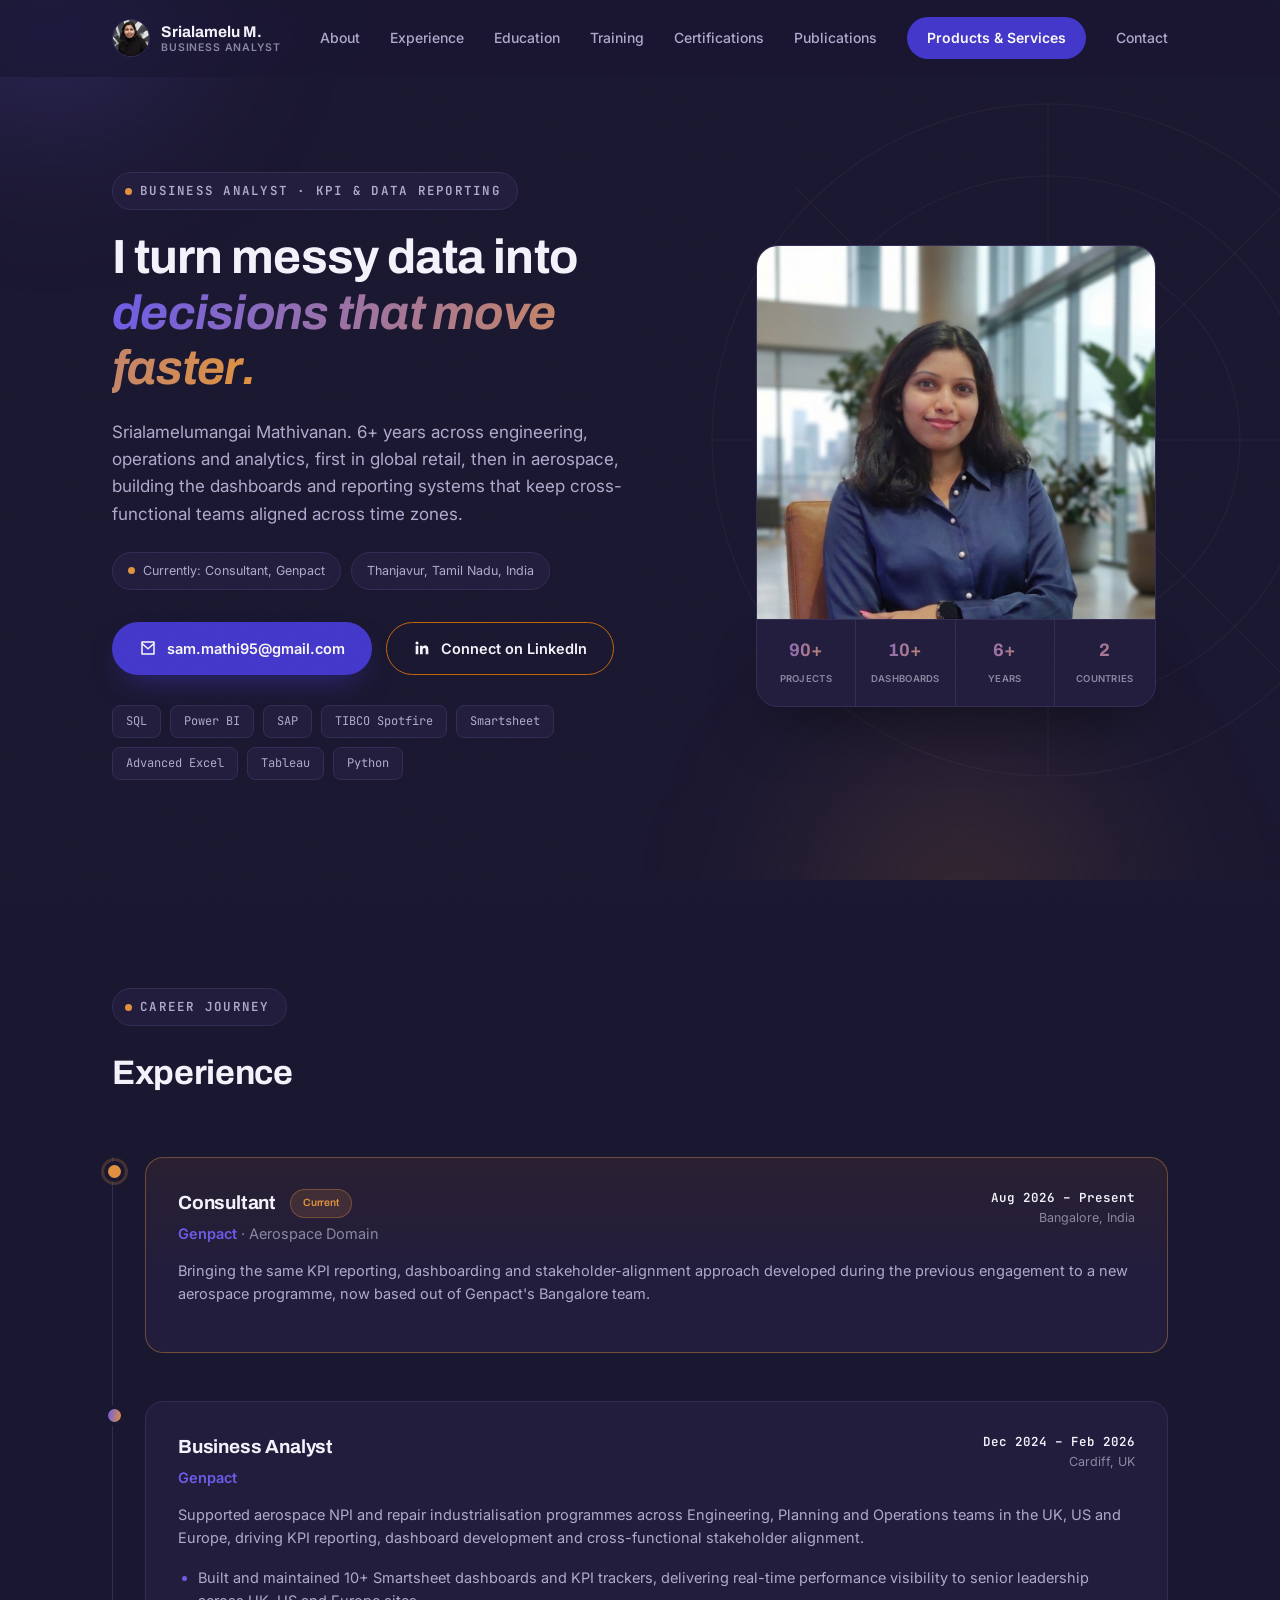
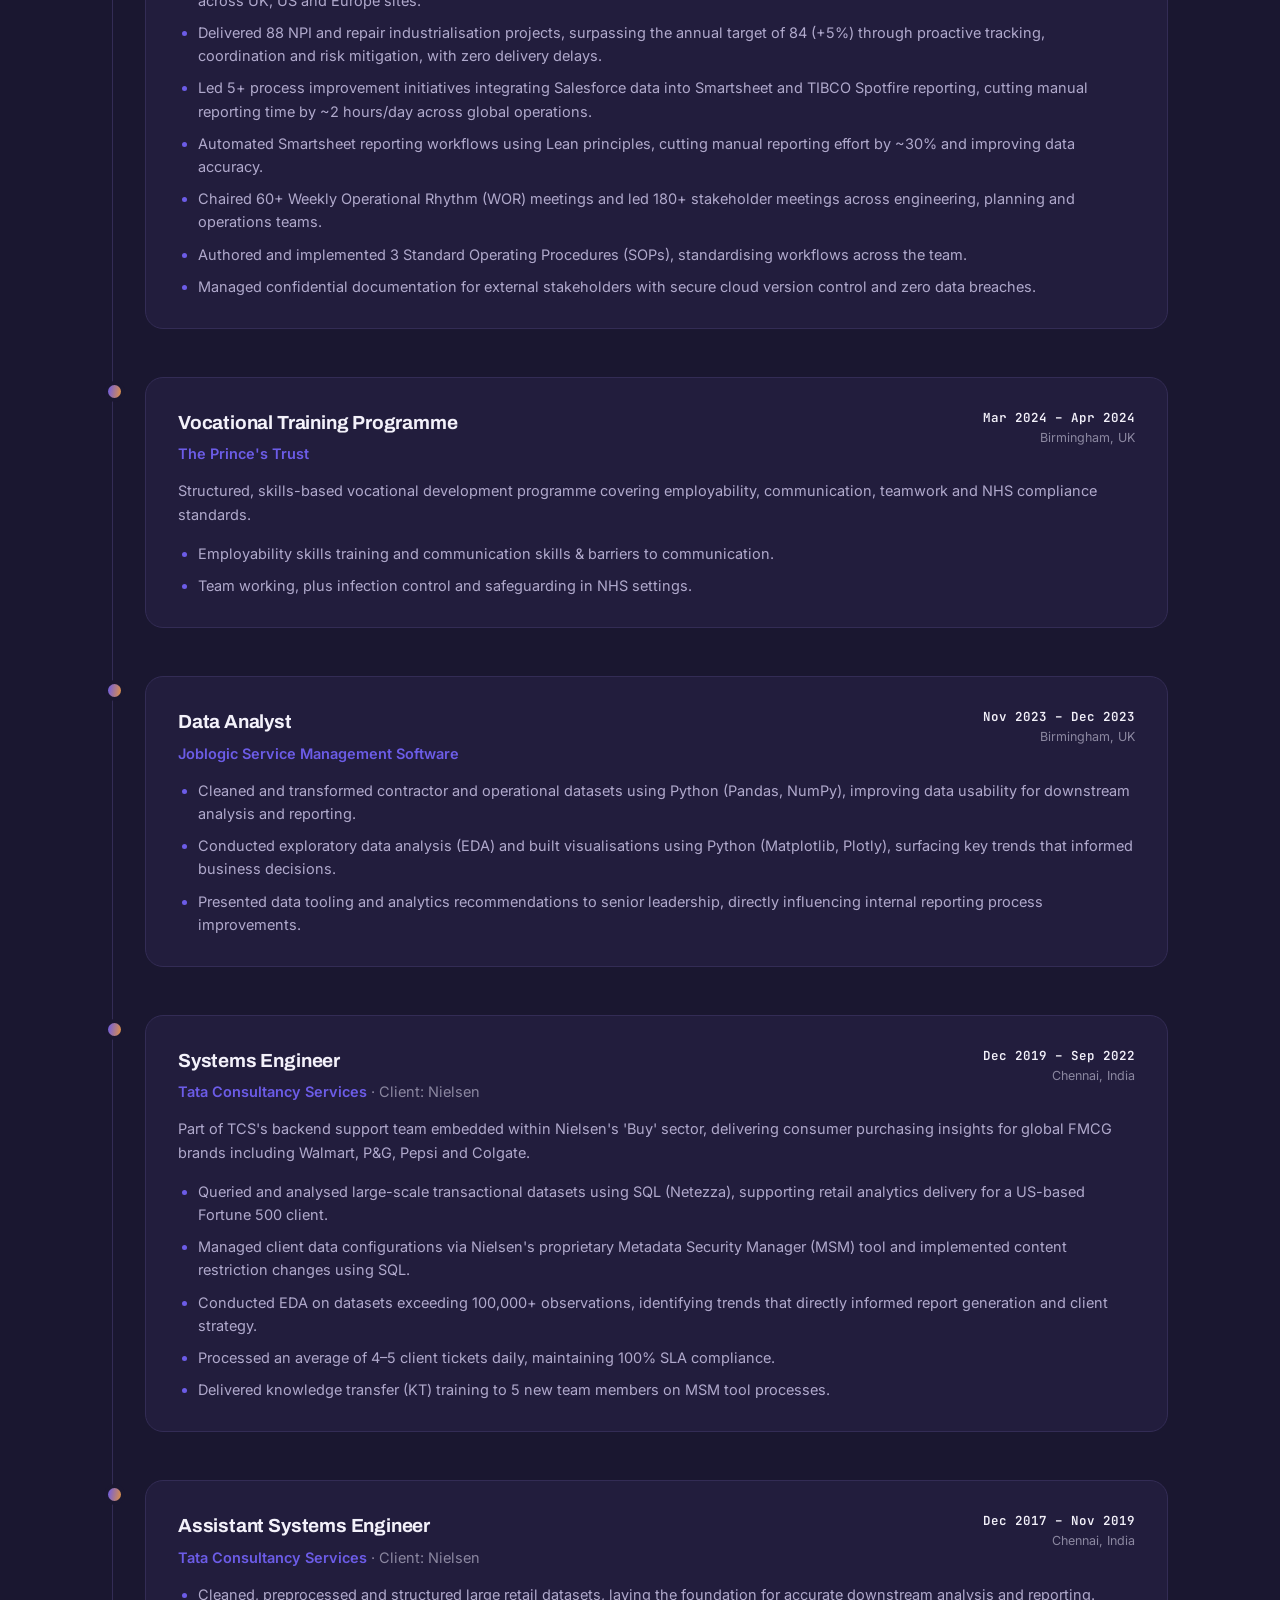
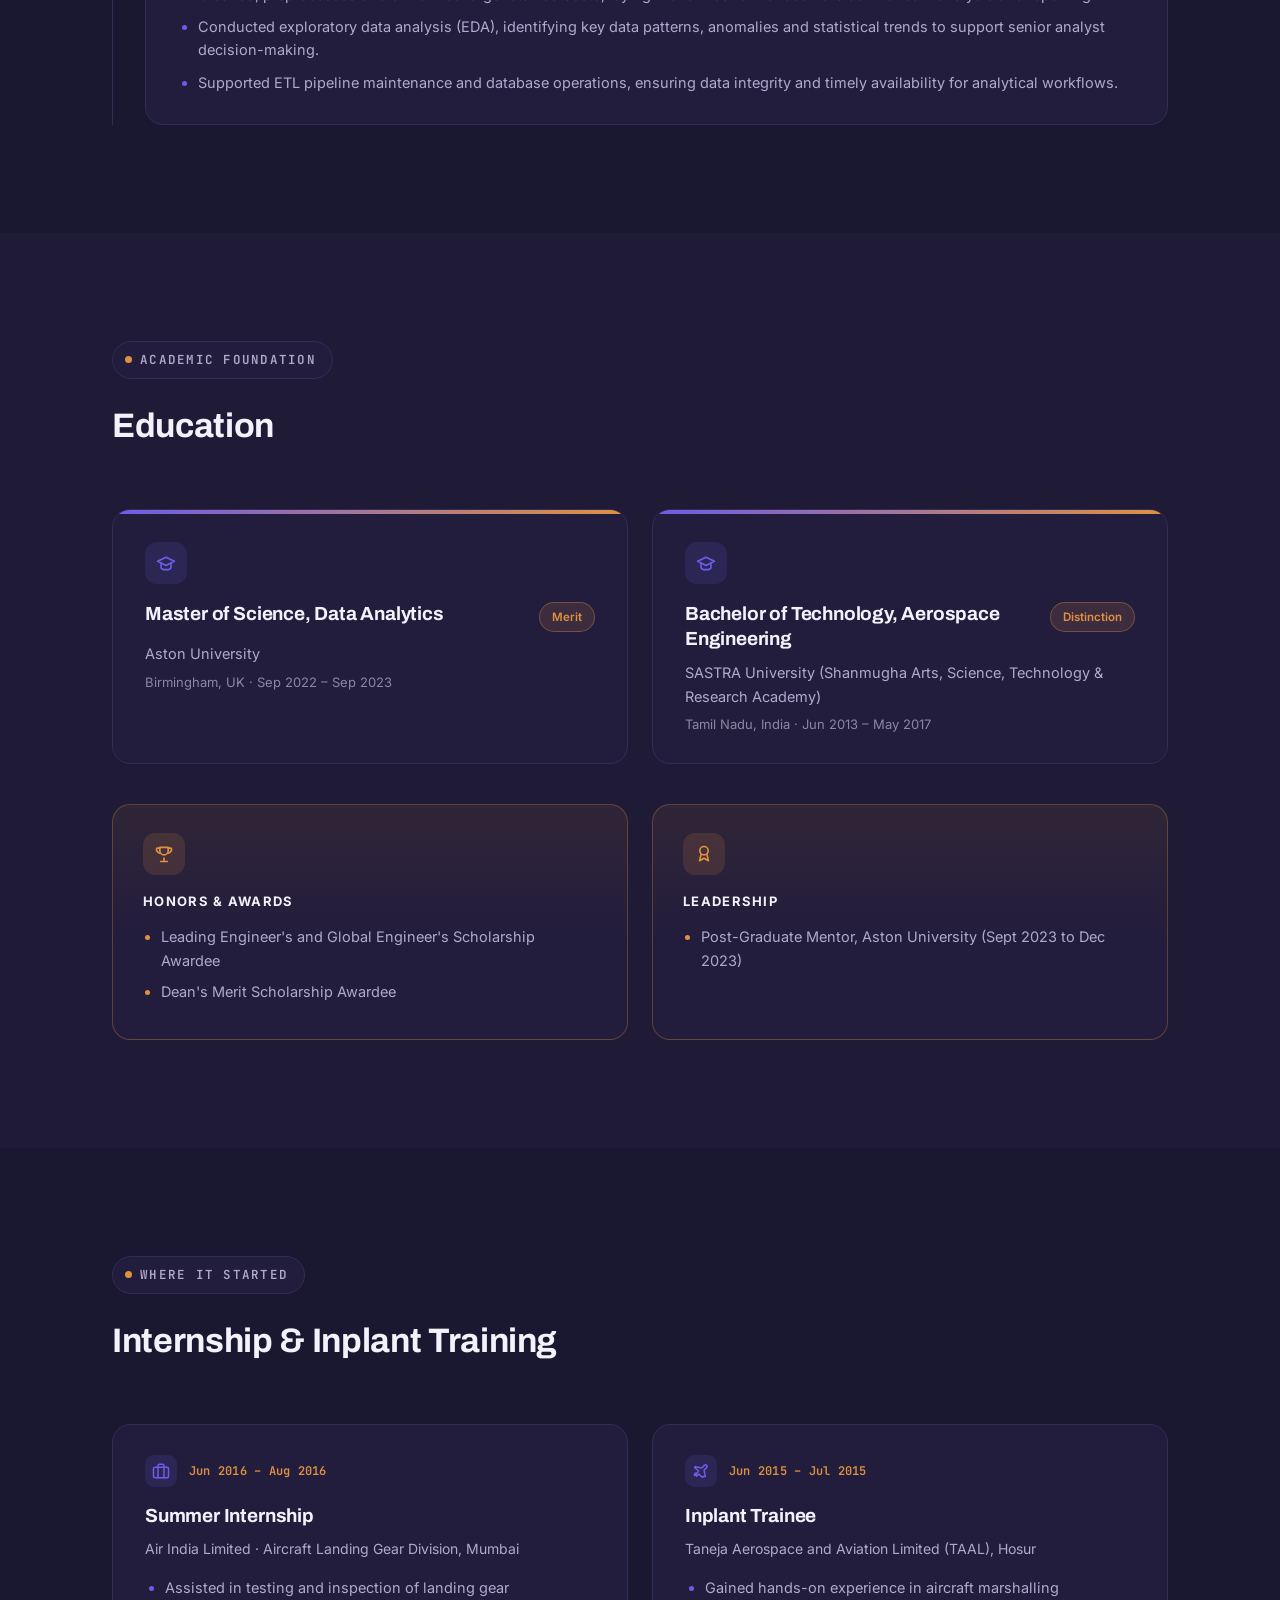
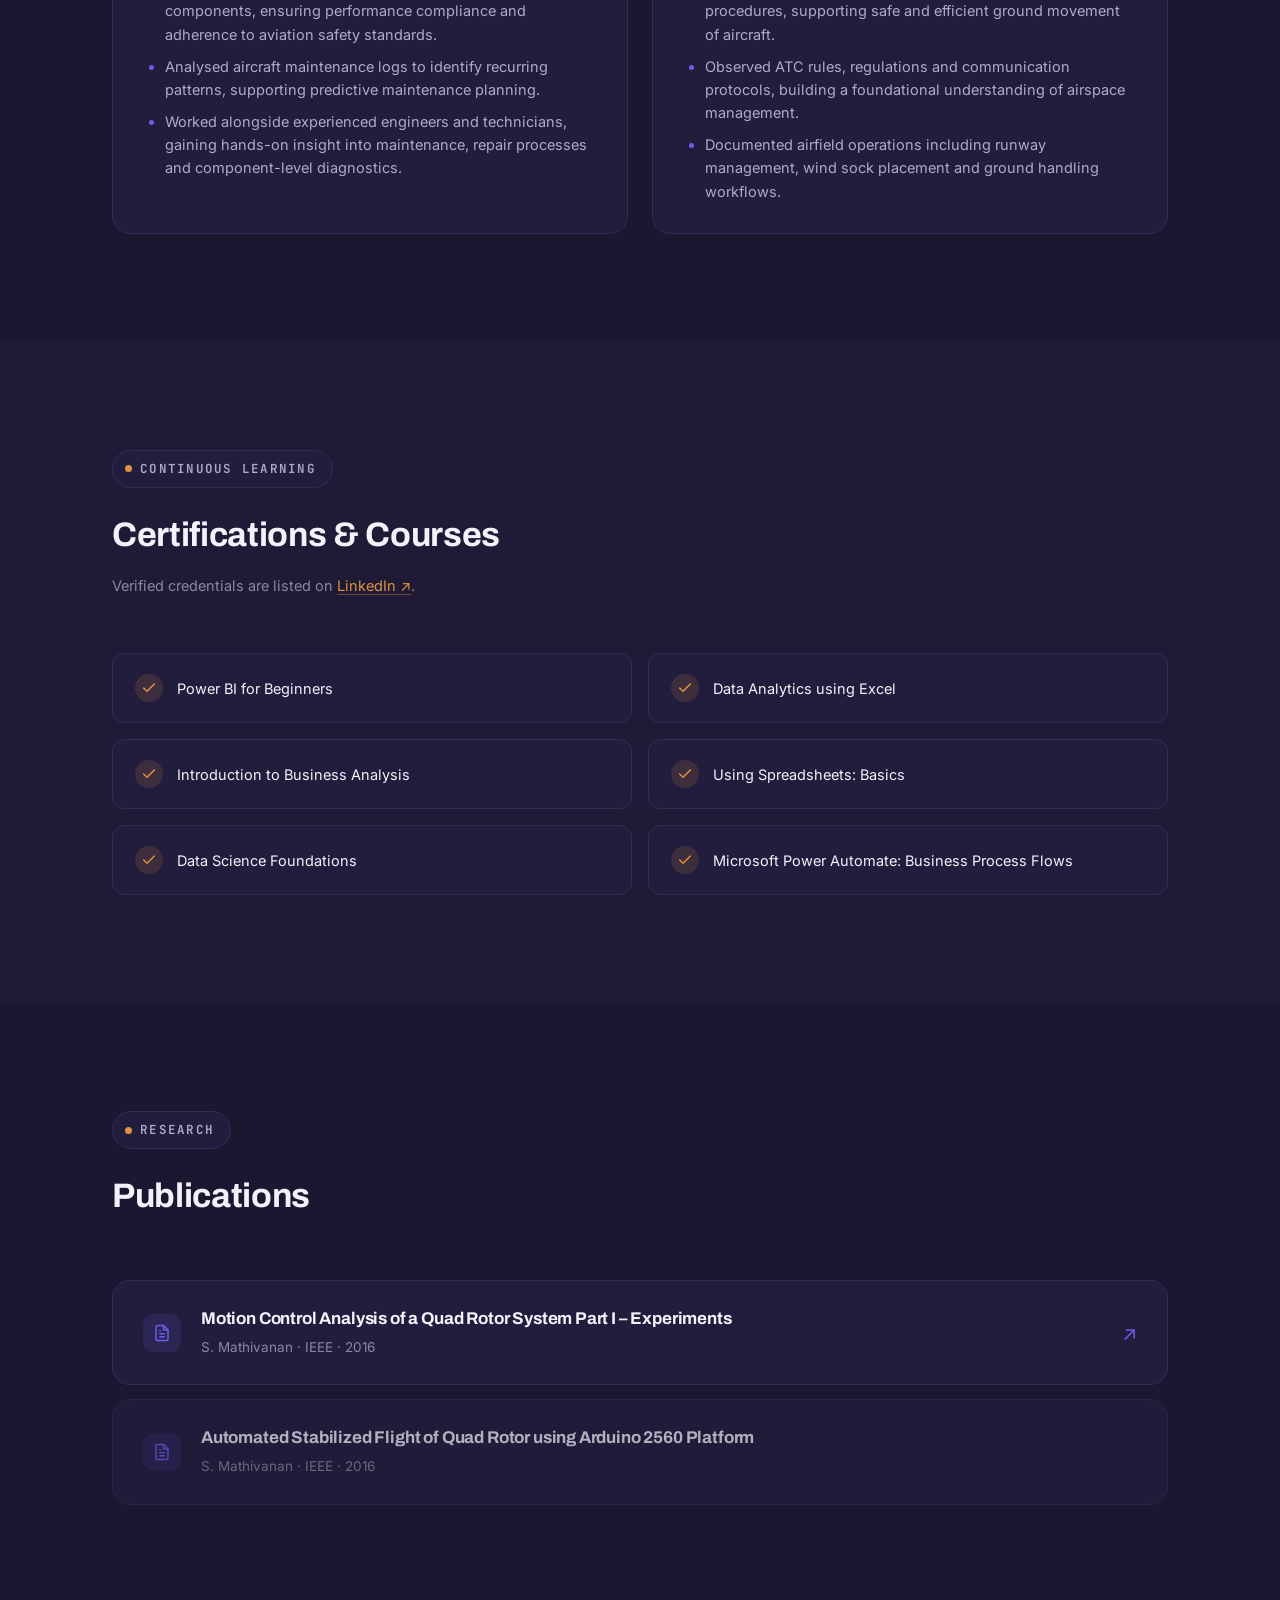
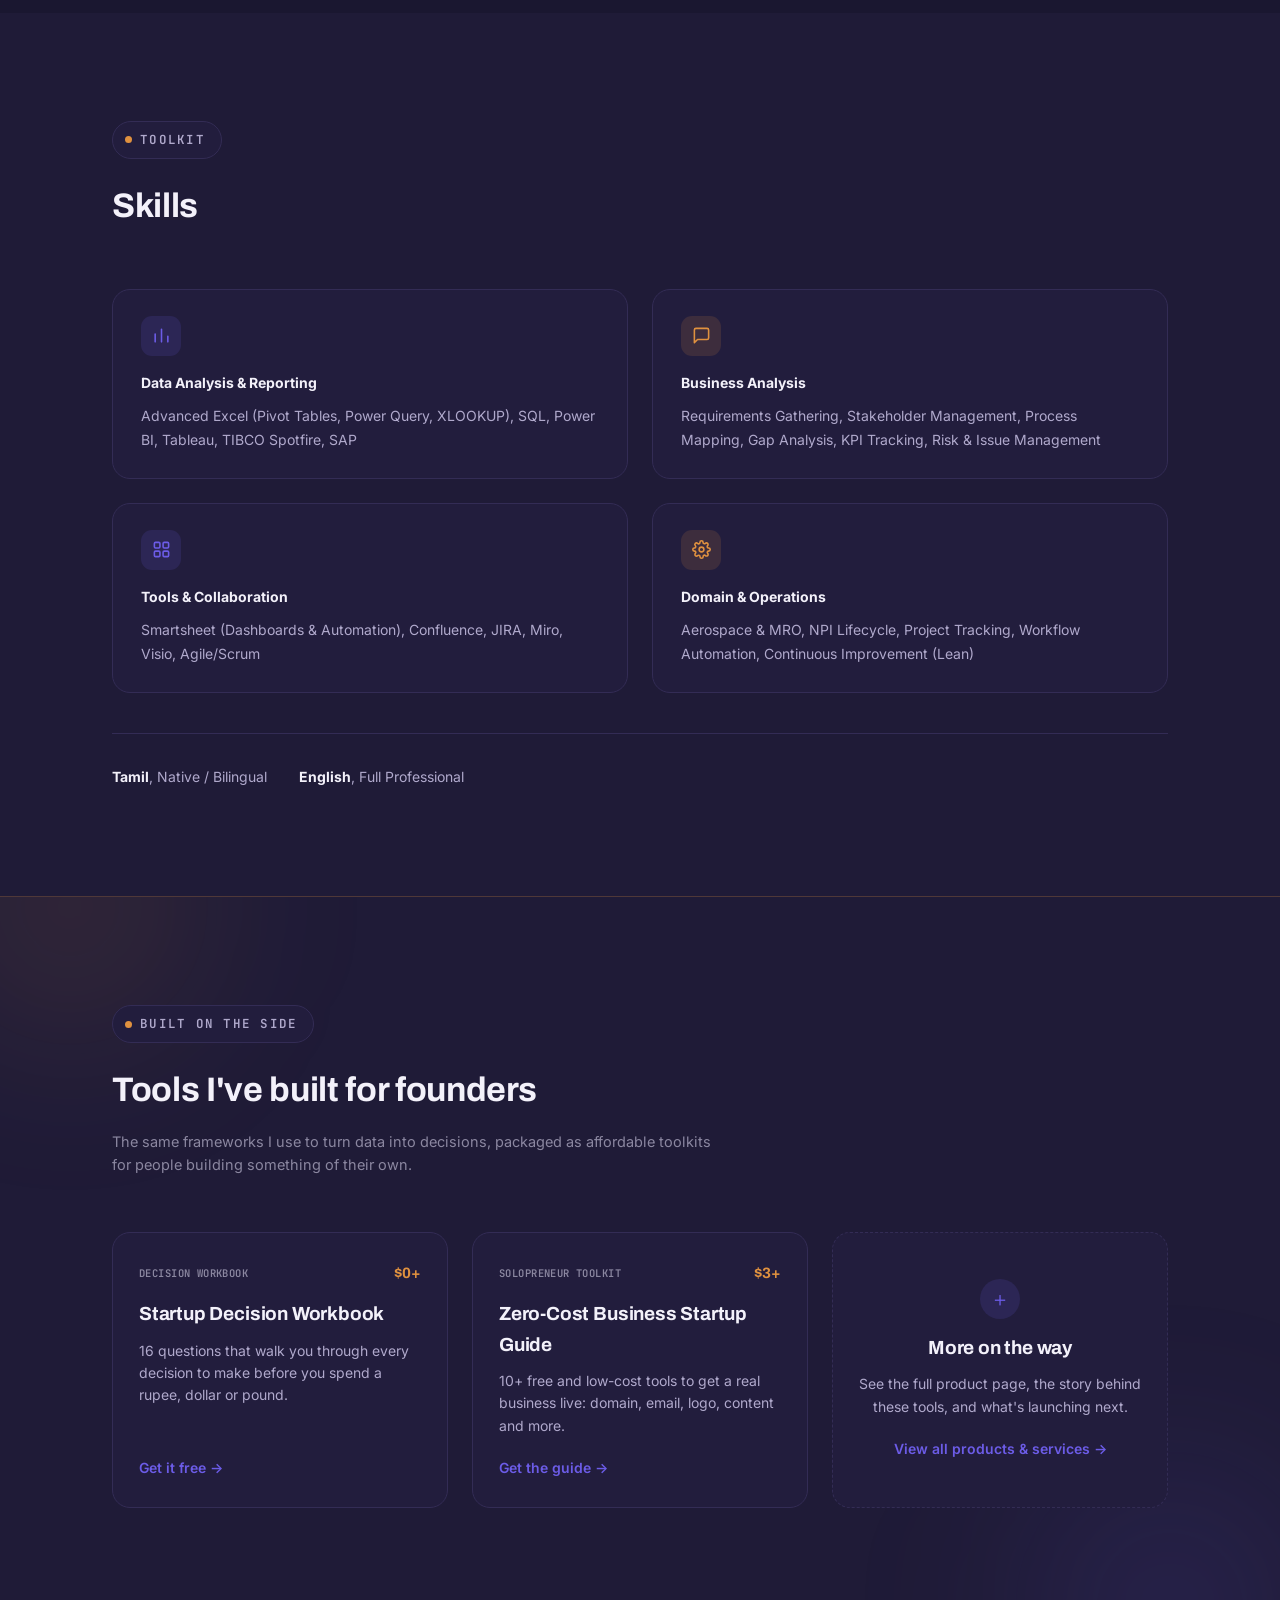
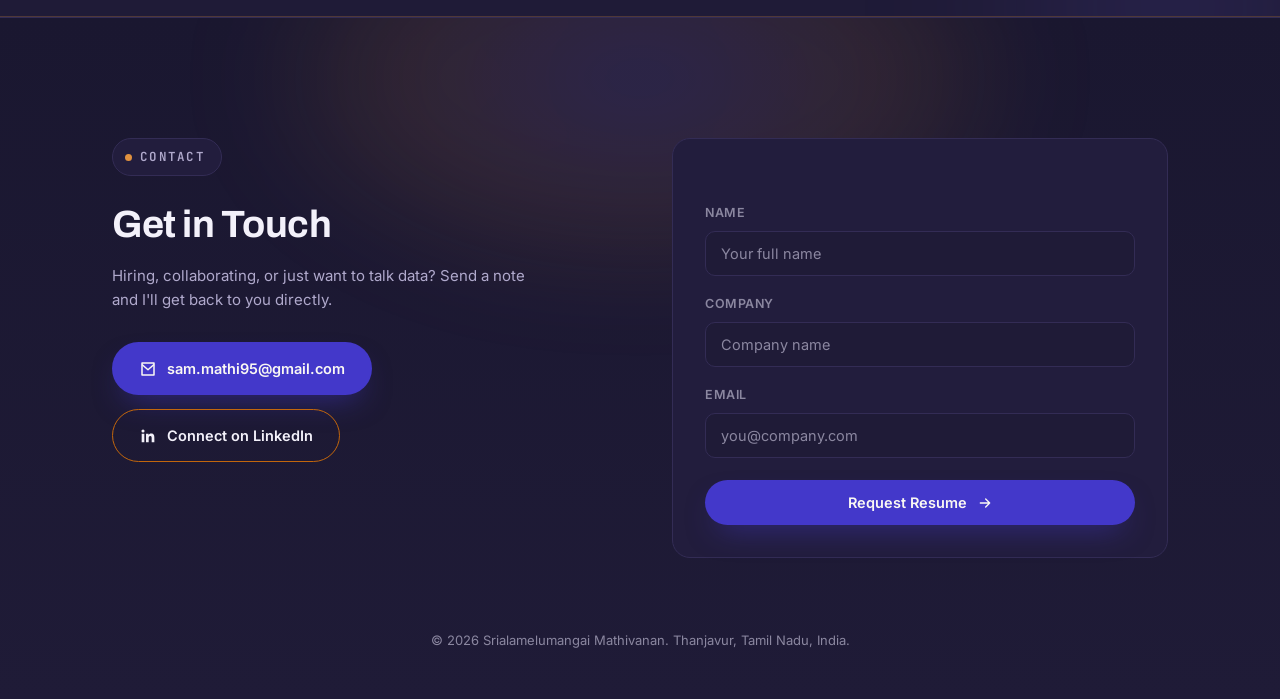
<file: index.html>
<!DOCTYPE html>
<html lang="en">
<head>
<meta charset="UTF-8">
<meta name="viewport" content="width=device-width, initial-scale=1.0">
<title>Srialamelumangai Mathivanan · Business Analyst</title>
<meta name="description" content="Srialamelumangai Mathivanan, Business Analyst specializing in Power BI, SQL, Smartsheet and KPI reporting. International experience across aerospace MRO, TCS and Nielsen. Also offering portfolio design services and practical toolkits for founders (see Products &amp; Services).">
<link rel="icon" href="data:image/svg+xml,%3Csvg xmlns='http://www.w3.org/2000/svg' viewBox='0 0 100 100'%3E%3Crect width='100' height='100' rx='24' fill='%231A1730'/%3E%3Ctext x='50' y='66' font-size='48' font-family='Arial,sans-serif' font-weight='700' fill='%23E0913F' text-anchor='middle'%3ESM%3C/text%3E%3C/svg%3E">
<link rel="preconnect" href="https://fonts.googleapis.com">
<link rel="preconnect" href="https://fonts.gstatic.com" crossorigin>
<link href="https://fonts.googleapis.com/css2?family=Archivo:ital,wght@0,600;0,700;0,800;1,700;1,800&family=Inter:wght@300;400;500;600;700&family=JetBrains+Mono:wght@500;600&display=swap" rel="stylesheet">
<link rel="stylesheet" href="styles.css">
</head>
<body>

<div class="noise-overlay"></div>
<div class="scroll-progress" id="scrollProgress"></div>

<!-- ===== NAV ===== -->
<header class="site-header" id="siteHeader">
  <div class="container header-inner">
    <a href="#top" class="brand">
      <span class="brand-avatar"><img src="profile.jpg" alt="Srialamelumangai Mathivanan"></span>
      <span class="brand-text">
        <span class="brand-name">Srialamelu M.</span>
        <span class="brand-role">Business Analyst</span>
      </span>
    </a>
    <nav class="main-nav" id="mainNav">
      <a href="#about">About</a>
      <a href="#experience">Experience</a>
      <a href="#education">Education</a>
      <a href="#training">Training</a>
      <a href="#certifications">Certifications</a>
      <a href="#publications">Publications</a>
      <a href="products.html" class="nav-cta">Products &amp; Services</a>
      <a href="#contact">Contact</a>
    </nav>
    <button class="nav-toggle" id="navToggle" aria-label="Toggle navigation">
      <span></span><span></span><span></span>
    </button>
  </div>
</header>

<!-- ===== HERO / ABOUT ===== -->
<section class="hero" id="top">
  <div class="hero-glow hero-glow-a" aria-hidden="true"></div>
  <div class="hero-glow hero-glow-b" aria-hidden="true"></div>
  <div class="hero-bg-pattern" aria-hidden="true">
    <svg viewBox="0 0 600 600" width="100%" height="100%">
      <g fill="none" stroke="currentColor" stroke-width="1">
        <circle cx="300" cy="300" r="280"/>
        <circle cx="300" cy="300" r="220"/>
        <circle cx="300" cy="300" r="160"/>
        <path d="M300 20 L300 580 M20 300 L580 300"/>
        <path d="M90 90 L510 510 M510 90 L90 510"/>
      </g>
    </svg>
  </div>

  <div class="container hero-inner" id="about">
    <div class="hero-text reveal">
      <p class="eyebrow">Business Analyst · KPI &amp; Data Reporting</p>
      <h1>I turn messy data into<br><em class="gradient-text">decisions that move faster.</em></h1>
      <p class="hero-lede">
        Srialamelumangai Mathivanan. 6+ years across engineering, operations and analytics,
        first in global retail, then in aerospace, building the dashboards and reporting
        systems that keep cross-functional teams aligned across time zones.
      </p>
      <div class="status-row">
        <span class="status-chip"><span class="status-dot"></span>Currently: Consultant, Genpact</span>
        <span class="status-chip">Thanjavur, Tamil Nadu, India</span>
      </div>

      <div class="hero-actions">
        <a href="mailto:sam.mathi95@gmail.com" class="btn btn-primary">
          <svg width="18" height="18" viewBox="0 0 24 24" fill="none" stroke="currentColor" stroke-width="2"><path d="M4 4h16v16H4z" stroke-linejoin="round"/><path d="m4 6 8 7 8-7" stroke-linejoin="round"/></svg>
          sam.mathi95@gmail.com
        </a>
        <a href="https://www.linkedin.com/in/srialamelumangai" target="_blank" rel="noopener" class="btn btn-linkedin">
          <svg width="18" height="18" viewBox="0 0 24 24" fill="currentColor"><path d="M20.45 20.45h-3.55v-5.57c0-1.33-.02-3.03-1.85-3.03-1.85 0-2.14 1.45-2.14 2.94v5.66H9.36V9h3.41v1.56h.05c.48-.9 1.64-1.85 3.38-1.85 3.6 0 4.27 2.37 4.27 5.46v6.28zM5.34 7.43a2.06 2.06 0 1 1 0-4.12 2.06 2.06 0 0 1 0 4.12zM7.11 20.45H3.56V9h3.55v11.45z"/></svg>
          Connect on LinkedIn
        </a>
      </div>

      <div class="hero-tools">
        <span>SQL</span><span>Power BI</span><span>SAP</span><span>TIBCO Spotfire</span>
        <span>Smartsheet</span><span>Advanced Excel</span><span>Tableau</span><span>Python</span>
      </div>
    </div>

    <div class="hero-photo reveal">
      <div class="photo-frame">
        <img src="hero-photo.jpg" alt="Portrait of Srialamelumangai Mathivanan">
      </div>
      <div class="photo-stats">
        <div class="photo-stat">
          <strong>90+</strong>
          <span>Projects</span>
        </div>
        <div class="photo-stat">
          <strong>10+</strong>
          <span>Dashboards</span>
        </div>
        <div class="photo-stat">
          <strong>6+</strong>
          <span>Years</span>
        </div>
        <div class="photo-stat">
          <strong>2</strong>
          <span>Countries</span>
        </div>
      </div>
    </div>
  </div>

</section>

<!-- ===== EXPERIENCE ===== -->
<section class="section" id="experience">
  <div class="container">
    <div class="section-head reveal">
      <p class="eyebrow">Career journey</p>
      <h2>Experience</h2>
    </div>

    <div class="timeline">

      <article class="timeline-item reveal">
        <div class="timeline-marker timeline-marker-current"></div>
        <div class="timeline-card timeline-card-current">
          <div class="tc-head">
            <div>
              <h3>Consultant <span class="pill pill-current">Current</span></h3>
              <p class="tc-org">Genpact <span class="tc-client">· Aerospace Domain</span></p>
            </div>
            <div class="tc-meta">
              <span class="tc-date">Aug 2026 – Present</span>
              <span class="tc-loc">Bangalore, India</span>
            </div>
          </div>
          <p class="tc-summary">Bringing the same KPI reporting, dashboarding and stakeholder-alignment approach developed during the previous engagement to a new aerospace programme, now based out of Genpact's Bangalore team.</p>
        </div>
      </article>

      <article class="timeline-item reveal">
        <div class="timeline-marker"></div>
        <div class="timeline-card">
          <div class="tc-head">
            <div>
              <h3>Business Analyst</h3>
              <p class="tc-org">Genpact</p>
            </div>
            <div class="tc-meta">
              <span class="tc-date">Dec 2024 – Feb 2026</span>
              <span class="tc-loc">Cardiff, UK</span>
            </div>
          </div>
          <p class="tc-summary">Supported aerospace NPI and repair industrialisation programmes across Engineering, Planning and Operations teams in the UK, US and Europe, driving KPI reporting, dashboard development and cross-functional stakeholder alignment.</p>
          <ul class="tc-list">
            <li>Built and maintained 10+ Smartsheet dashboards and KPI trackers, delivering real-time performance visibility to senior leadership across UK, US and Europe sites.</li>
            <li>Delivered 88 NPI and repair industrialisation projects, surpassing the annual target of 84 (+5%) through proactive tracking, coordination and risk mitigation, with zero delivery delays.</li>
            <li>Led 5+ process improvement initiatives integrating Salesforce data into Smartsheet and TIBCO Spotfire reporting, cutting manual reporting time by ~2 hours/day across global operations.</li>
            <li>Automated Smartsheet reporting workflows using Lean principles, cutting manual reporting effort by ~30% and improving data accuracy.</li>
            <li>Chaired 60+ Weekly Operational Rhythm (WOR) meetings and led 180+ stakeholder meetings across engineering, planning and operations teams.</li>
            <li>Authored and implemented 3 Standard Operating Procedures (SOPs), standardising workflows across the team.</li>
            <li>Managed confidential documentation for external stakeholders with secure cloud version control and zero data breaches.</li>
          </ul>
        </div>
      </article>

      <article class="timeline-item reveal">
        <div class="timeline-marker"></div>
        <div class="timeline-card">
          <div class="tc-head">
            <div>
              <h3>Vocational Training Programme</h3>
              <p class="tc-org">The Prince's Trust</p>
            </div>
            <div class="tc-meta">
              <span class="tc-date">Mar 2024 – Apr 2024</span>
              <span class="tc-loc">Birmingham, UK</span>
            </div>
          </div>
          <p class="tc-summary">Structured, skills-based vocational development programme covering employability, communication, teamwork and NHS compliance standards.</p>
          <ul class="tc-list">
            <li>Employability skills training and communication skills &amp; barriers to communication.</li>
            <li>Team working, plus infection control and safeguarding in NHS settings.</li>
          </ul>
        </div>
      </article>

      <article class="timeline-item reveal">
        <div class="timeline-marker"></div>
        <div class="timeline-card">
          <div class="tc-head">
            <div>
              <h3>Data Analyst</h3>
              <p class="tc-org">Joblogic Service Management Software</p>
            </div>
            <div class="tc-meta">
              <span class="tc-date">Nov 2023 – Dec 2023</span>
              <span class="tc-loc">Birmingham, UK</span>
            </div>
          </div>
          <ul class="tc-list">
            <li>Cleaned and transformed contractor and operational datasets using Python (Pandas, NumPy), improving data usability for downstream analysis and reporting.</li>
            <li>Conducted exploratory data analysis (EDA) and built visualisations using Python (Matplotlib, Plotly), surfacing key trends that informed business decisions.</li>
            <li>Presented data tooling and analytics recommendations to senior leadership, directly influencing internal reporting process improvements.</li>
          </ul>
        </div>
      </article>

      <article class="timeline-item reveal">
        <div class="timeline-marker"></div>
        <div class="timeline-card">
          <div class="tc-head">
            <div>
              <h3>Systems Engineer</h3>
              <p class="tc-org">Tata Consultancy Services <span class="tc-client">· Client: Nielsen</span></p>
            </div>
            <div class="tc-meta">
              <span class="tc-date">Dec 2019 – Sep 2022</span>
              <span class="tc-loc">Chennai, India</span>
            </div>
          </div>
          <p class="tc-summary">Part of TCS's backend support team embedded within Nielsen's 'Buy' sector, delivering consumer purchasing insights for global FMCG brands including Walmart, P&amp;G, Pepsi and Colgate.</p>
          <ul class="tc-list">
            <li>Queried and analysed large-scale transactional datasets using SQL (Netezza), supporting retail analytics delivery for a US-based Fortune 500 client.</li>
            <li>Managed client data configurations via Nielsen's proprietary Metadata Security Manager (MSM) tool and implemented content restriction changes using SQL.</li>
            <li>Conducted EDA on datasets exceeding 100,000+ observations, identifying trends that directly informed report generation and client strategy.</li>
            <li>Processed an average of 4–5 client tickets daily, maintaining 100% SLA compliance.</li>
            <li>Delivered knowledge transfer (KT) training to 5 new team members on MSM tool processes.</li>
          </ul>
        </div>
      </article>

      <article class="timeline-item reveal">
        <div class="timeline-marker"></div>
        <div class="timeline-card">
          <div class="tc-head">
            <div>
              <h3>Assistant Systems Engineer</h3>
              <p class="tc-org">Tata Consultancy Services <span class="tc-client">· Client: Nielsen</span></p>
            </div>
            <div class="tc-meta">
              <span class="tc-date">Dec 2017 – Nov 2019</span>
              <span class="tc-loc">Chennai, India</span>
            </div>
          </div>
          <ul class="tc-list">
            <li>Cleaned, preprocessed and structured large retail datasets, laying the foundation for accurate downstream analysis and reporting.</li>
            <li>Conducted exploratory data analysis (EDA), identifying key data patterns, anomalies and statistical trends to support senior analyst decision-making.</li>
            <li>Supported ETL pipeline maintenance and database operations, ensuring data integrity and timely availability for analytical workflows.</li>
          </ul>
        </div>
      </article>

    </div>
  </div>
</section>

<!-- ===== EDUCATION ===== -->
<section class="section section-alt" id="education">
  <div class="container">
    <div class="section-head reveal">
      <p class="eyebrow">Academic foundation</p>
      <h2>Education</h2>
    </div>

    <div class="grid-2 reveal">
      <div class="edu-card">
        <div class="edu-icon" aria-hidden="true"><svg width="20" height="20" viewBox="0 0 24 24" fill="none" stroke="currentColor" stroke-width="2" stroke-linecap="round" stroke-linejoin="round"><path d="M22 10 12 5 2 10l10 5 10-5Z"/><path d="M6 12v5c0 1.5 2.5 3 6 3s6-1.5 6-3v-5"/></svg></div>
        <div class="edu-card-top">
          <h3>Master of Science, Data Analytics</h3>
          <span class="pill pill-gold">Merit</span>
        </div>
        <p class="edu-org">Aston University</p>
        <p class="edu-meta">Birmingham, UK · Sep 2022 – Sep 2023</p>
      </div>

      <div class="edu-card">
        <div class="edu-icon" aria-hidden="true"><svg width="20" height="20" viewBox="0 0 24 24" fill="none" stroke="currentColor" stroke-width="2" stroke-linecap="round" stroke-linejoin="round"><path d="M22 10 12 5 2 10l10 5 10-5Z"/><path d="M6 12v5c0 1.5 2.5 3 6 3s6-1.5 6-3v-5"/></svg></div>
        <div class="edu-card-top">
          <h3>Bachelor of Technology, Aerospace Engineering</h3>
          <span class="pill pill-gold">Distinction</span>
        </div>
        <p class="edu-org">SASTRA University (Shanmugha Arts, Science, Technology &amp; Research Academy)</p>
        <p class="edu-meta">Tamil Nadu, India · Jun 2013 – May 2017</p>
      </div>
    </div>

    <div class="honors reveal">
      <div class="honors-col">
        <span class="honors-icon" aria-hidden="true"><svg width="20" height="20" viewBox="0 0 24 24" fill="none" stroke="currentColor" stroke-width="2" stroke-linecap="round" stroke-linejoin="round"><path d="M8 21h8M12 17v4M7 4h10v4a5 5 0 0 1-10 0V4Z"/><path d="M7 5H4a1 1 0 0 0-1 1c0 2.5 1.5 4.5 4 5M17 5h3a1 1 0 0 1 1 1c0 2.5-1.5 4.5-4 5"/></svg></span>
        <h4>Honors &amp; Awards</h4>
        <ul>
          <li>Leading Engineer's and Global Engineer's Scholarship Awardee</li>
          <li>Dean's Merit Scholarship Awardee</li>
        </ul>
      </div>
      <div class="honors-col">
        <span class="honors-icon" aria-hidden="true"><svg width="20" height="20" viewBox="0 0 24 24" fill="none" stroke="currentColor" stroke-width="2" stroke-linecap="round" stroke-linejoin="round"><circle cx="12" cy="8" r="5"/><path d="m8.5 12.5-1.8 7.5L12 17l5.3 3-1.8-7.5"/></svg></span>
        <h4>Leadership</h4>
        <ul>
          <li>Post-Graduate Mentor, Aston University (Sept 2023 to Dec 2023)</li>
        </ul>
      </div>
    </div>
  </div>
</section>

<!-- ===== INTERNSHIP & INPLANT TRAINING ===== -->
<section class="section" id="training">
  <div class="container">
    <div class="section-head reveal">
      <p class="eyebrow">Where it started</p>
      <h2>Internship &amp; Inplant Training</h2>
    </div>

    <div class="grid-2 reveal">
      <div class="train-card">
        <div class="train-card-top">
          <span class="train-icon" aria-hidden="true"><svg width="18" height="18" viewBox="0 0 24 24" fill="none" stroke="currentColor" stroke-width="2" stroke-linecap="round" stroke-linejoin="round"><rect x="2" y="7" width="20" height="14" rx="2"/><path d="M16 21V5a2 2 0 0 0-2-2h-4a2 2 0 0 0-2 2v16"/></svg></span>
          <p class="train-date">Jun 2016 – Aug 2016</p>
        </div>
        <h3>Summer Internship</h3>
        <p class="train-org">Air India Limited · Aircraft Landing Gear Division, Mumbai</p>
        <ul class="tc-list">
          <li>Assisted in testing and inspection of landing gear components, ensuring performance compliance and adherence to aviation safety standards.</li>
          <li>Analysed aircraft maintenance logs to identify recurring patterns, supporting predictive maintenance planning.</li>
          <li>Worked alongside experienced engineers and technicians, gaining hands-on insight into maintenance, repair processes and component-level diagnostics.</li>
        </ul>
      </div>

      <div class="train-card">
        <div class="train-card-top">
          <span class="train-icon" aria-hidden="true"><svg width="18" height="18" viewBox="0 0 24 24" fill="none" stroke="currentColor" stroke-width="2" stroke-linecap="round" stroke-linejoin="round"><path d="M17.8 19.2 16 11l3.5-3.5a2.1 2.1 0 0 0-3-3L13 8l-8.2-1.8a1 1 0 0 0-.9 1.7L9 12l-3 3H4l-1 3 3-1v2l3-3 4.1 4.1a1 1 0 0 0 1.7-.9Z"/></svg></span>
          <p class="train-date">Jun 2015 – Jul 2015</p>
        </div>
        <h3>Inplant Trainee</h3>
        <p class="train-org">Taneja Aerospace and Aviation Limited (TAAL), Hosur</p>
        <ul class="tc-list">
          <li>Gained hands-on experience in aircraft marshalling procedures, supporting safe and efficient ground movement of aircraft.</li>
          <li>Observed ATC rules, regulations and communication protocols, building a foundational understanding of airspace management.</li>
          <li>Documented airfield operations including runway management, wind sock placement and ground handling workflows.</li>
        </ul>
      </div>
    </div>
  </div>
</section>

<!-- ===== CERTIFICATIONS ===== -->
<section class="section section-alt" id="certifications">
  <div class="container">
    <div class="section-head reveal">
      <p class="eyebrow">Continuous learning</p>
      <h2>Certifications &amp; Courses</h2>
      <p class="section-note">
        Verified credentials are listed on
        <a href="https://www.linkedin.com/in/srialamelumangai" target="_blank" rel="noopener">LinkedIn <span aria-hidden="true">↗</span></a>.
      </p>
    </div>

    <ul class="cert-grid reveal">
      <li class="cert-card"><span class="cert-icon" aria-hidden="true"><svg width="16" height="16" viewBox="0 0 24 24" fill="none" stroke="currentColor" stroke-width="2.2" stroke-linecap="round" stroke-linejoin="round"><path d="M20 6 9 17l-5-5"/></svg></span>Power BI for Beginners</li>
      <li class="cert-card"><span class="cert-icon" aria-hidden="true"><svg width="16" height="16" viewBox="0 0 24 24" fill="none" stroke="currentColor" stroke-width="2.2" stroke-linecap="round" stroke-linejoin="round"><path d="M20 6 9 17l-5-5"/></svg></span>Data Analytics using Excel</li>
      <li class="cert-card"><span class="cert-icon" aria-hidden="true"><svg width="16" height="16" viewBox="0 0 24 24" fill="none" stroke="currentColor" stroke-width="2.2" stroke-linecap="round" stroke-linejoin="round"><path d="M20 6 9 17l-5-5"/></svg></span>Introduction to Business Analysis</li>
      <li class="cert-card"><span class="cert-icon" aria-hidden="true"><svg width="16" height="16" viewBox="0 0 24 24" fill="none" stroke="currentColor" stroke-width="2.2" stroke-linecap="round" stroke-linejoin="round"><path d="M20 6 9 17l-5-5"/></svg></span>Using Spreadsheets: Basics</li>
      <li class="cert-card"><span class="cert-icon" aria-hidden="true"><svg width="16" height="16" viewBox="0 0 24 24" fill="none" stroke="currentColor" stroke-width="2.2" stroke-linecap="round" stroke-linejoin="round"><path d="M20 6 9 17l-5-5"/></svg></span>Data Science Foundations</li>
      <li class="cert-card"><span class="cert-icon" aria-hidden="true"><svg width="16" height="16" viewBox="0 0 24 24" fill="none" stroke="currentColor" stroke-width="2.2" stroke-linecap="round" stroke-linejoin="round"><path d="M20 6 9 17l-5-5"/></svg></span>Microsoft Power Automate: Business Process Flows</li>
    </ul>
  </div>
</section>

<!-- ===== PUBLICATIONS ===== -->
<section class="section" id="publications">
  <div class="container">
    <div class="section-head reveal">
      <p class="eyebrow">Research</p>
      <h2>Publications</h2>
    </div>

    <div class="pub-list reveal">
      <a class="pub-card" href="https://ieeexplore.ieee.org/document/7919522" target="_blank" rel="noopener">
        <span class="pub-icon" aria-hidden="true"><svg width="18" height="18" viewBox="0 0 24 24" fill="none" stroke="currentColor" stroke-width="2" stroke-linecap="round" stroke-linejoin="round"><path d="M14 2H6a2 2 0 0 0-2 2v16a2 2 0 0 0 2 2h12a2 2 0 0 0 2-2V8Z"/><path d="M14 2v6h6M9 13h6M9 17h6M9 9h1"/></svg></span>
        <div class="pub-text">
          <h3>Motion Control Analysis of a Quad Rotor System Part I – Experiments</h3>
          <p>S. Mathivanan · IEEE · 2016</p>
        </div>
        <span class="pub-arrow" aria-hidden="true">↗</span>
      </a>

      <div class="pub-card pub-card-static">
        <span class="pub-icon" aria-hidden="true"><svg width="18" height="18" viewBox="0 0 24 24" fill="none" stroke="currentColor" stroke-width="2" stroke-linecap="round" stroke-linejoin="round"><path d="M14 2H6a2 2 0 0 0-2 2v16a2 2 0 0 0 2 2h12a2 2 0 0 0 2-2V8Z"/><path d="M14 2v6h6M9 13h6M9 17h6M9 9h1"/></svg></span>
        <div class="pub-text">
          <h3>Automated Stabilized Flight of Quad Rotor using Arduino 2560 Platform</h3>
          <p>S. Mathivanan · IEEE · 2016</p>
        </div>
      </div>
    </div>
  </div>
</section>

<!-- ===== SKILLS ===== -->
<section class="section section-alt" id="skills">
  <div class="container">
    <div class="section-head reveal">
      <p class="eyebrow">Toolkit</p>
      <h2>Skills</h2>
    </div>

    <div class="skills-grid reveal">
      <div class="skill-group">
        <span class="skill-icon" aria-hidden="true"><svg width="19" height="19" viewBox="0 0 24 24" fill="none" stroke="currentColor" stroke-width="2" stroke-linecap="round"><path d="M4 20V10M12 20V4M20 20v-7"/></svg></span>
        <h4>Data Analysis &amp; Reporting</h4>
        <p>Advanced Excel (Pivot Tables, Power Query, XLOOKUP), SQL, Power BI, Tableau, TIBCO Spotfire, SAP</p>
      </div>
      <div class="skill-group">
        <span class="skill-icon" aria-hidden="true"><svg width="19" height="19" viewBox="0 0 24 24" fill="none" stroke="currentColor" stroke-width="2" stroke-linecap="round" stroke-linejoin="round"><path d="M21 15a2 2 0 0 1-2 2H7l-4 4V5a2 2 0 0 1 2-2h14a2 2 0 0 1 2 2z"/></svg></span>
        <h4>Business Analysis</h4>
        <p>Requirements Gathering, Stakeholder Management, Process Mapping, Gap Analysis, KPI Tracking, Risk &amp; Issue Management</p>
      </div>
      <div class="skill-group">
        <span class="skill-icon" aria-hidden="true"><svg width="19" height="19" viewBox="0 0 24 24" fill="none" stroke="currentColor" stroke-width="2"><rect x="3" y="3" width="7" height="7" rx="1.5"/><rect x="14" y="3" width="7" height="7" rx="1.5"/><rect x="3" y="14" width="7" height="7" rx="1.5"/><rect x="14" y="14" width="7" height="7" rx="1.5"/></svg></span>
        <h4>Tools &amp; Collaboration</h4>
        <p>Smartsheet (Dashboards &amp; Automation), Confluence, JIRA, Miro, Visio, Agile/Scrum</p>
      </div>
      <div class="skill-group">
        <span class="skill-icon" aria-hidden="true"><svg width="19" height="19" viewBox="0 0 24 24" fill="none" stroke="currentColor" stroke-width="2" stroke-linecap="round" stroke-linejoin="round"><circle cx="12" cy="12" r="3"/><path d="M19.4 15a1.65 1.65 0 0 0 .33 1.82l.06.06a2 2 0 1 1-2.83 2.83l-.06-.06a1.65 1.65 0 0 0-1.82-.33 1.65 1.65 0 0 0-1 1.51V21a2 2 0 0 1-4 0v-.09A1.65 1.65 0 0 0 9 19.4a1.65 1.65 0 0 0-1.82.33l-.06.06a2 2 0 1 1-2.83-2.83l.06-.06a1.65 1.65 0 0 0 .33-1.82 1.65 1.65 0 0 0-1.51-1H3a2 2 0 0 1 0-4h.09A1.65 1.65 0 0 0 4.6 9a1.65 1.65 0 0 0-.33-1.82l-.06-.06a2 2 0 1 1 2.83-2.83l.06.06a1.65 1.65 0 0 0 1.82.33H9a1.65 1.65 0 0 0 1-1.51V3a2 2 0 0 1 4 0v.09a1.65 1.65 0 0 0 1 1.51 1.65 1.65 0 0 0 1.82-.33l.06-.06a2 2 0 1 1 2.83 2.83l-.06.06a1.65 1.65 0 0 0-.33 1.82V9a1.65 1.65 0 0 0 1.51 1H21a2 2 0 0 1 0 4h-.09a1.65 1.65 0 0 0-1.51 1z"/></svg></span>
        <h4>Domain &amp; Operations</h4>
        <p>Aerospace &amp; MRO, NPI Lifecycle, Project Tracking, Workflow Automation, Continuous Improvement (Lean)</p>
      </div>
    </div>

    <div class="lang-row">
      <span><strong>Tamil</strong>, Native / Bilingual</span>
      <span><strong>English</strong>, Full Professional</span>
    </div>
  </div>
</section>

<!-- ===== PRODUCTS TEASER ===== -->
<section class="section section-alt products-teaser-highlight" id="products-teaser">
  <div class="teaser-glow teaser-glow-a" aria-hidden="true"></div>
  <div class="teaser-glow teaser-glow-b" aria-hidden="true"></div>
  <div class="container">
    <div class="section-head reveal">
      <p class="eyebrow">Built on the side</p>
      <h2>Tools I've built for founders</h2>
      <p class="section-note">The same frameworks I use to turn data into decisions, packaged as affordable toolkits for people building something of their own.</p>
    </div>

    <div class="teaser-grid reveal">
      <a class="teaser-card" href="products.html#startup-decision-workbook">
        <div class="teaser-top">
          <span class="teaser-tag">Decision Workbook</span>
          <span class="teaser-price">$0+</span>
        </div>
        <h3>Startup Decision Workbook</h3>
        <p>16 questions that walk you through every decision to make before you spend a rupee, dollar or pound.</p>
        <span class="teaser-link">Get it free <span aria-hidden="true">→</span></span>
      </a>

      <a class="teaser-card" href="products.html#zero-cost-business-startup-guide">
        <div class="teaser-top">
          <span class="teaser-tag">Solopreneur Toolkit</span>
          <span class="teaser-price">$3+</span>
        </div>
        <h3>Zero-Cost Business Startup Guide</h3>
        <p>10+ free and low-cost tools to get a real business live: domain, email, logo, content and more.</p>
        <span class="teaser-link">Get the guide <span aria-hidden="true">→</span></span>
      </a>

      <a class="teaser-card teaser-card-more" href="products.html">
        <div class="teaser-more-inner">
          <span class="teaser-more-icon" aria-hidden="true">＋</span>
          <h3>More on the way</h3>
          <p>See the full product page, the story behind these tools, and what's launching next.</p>
          <span class="teaser-link">View all products &amp; services <span aria-hidden="true">→</span></span>
        </div>
      </a>
    </div>
  </div>
</section>

<!-- ===== CONTACT / FOOTER ===== -->
<footer class="footer" id="contact">
  <div class="footer-glow" aria-hidden="true"></div>
  <div class="container footer-inner">

    <div class="footer-top">
      <div class="footer-text">
        <p class="eyebrow">Contact</p>
        <h2>Get in Touch</h2>
        <p class="footer-lede">Hiring, collaborating, or just want to talk data? Send a note and I'll get back to you directly.</p>

        <div class="hero-actions">
          <a href="mailto:sam.mathi95@gmail.com" class="btn btn-primary">
            <svg width="18" height="18" viewBox="0 0 24 24" fill="none" stroke="currentColor" stroke-width="2"><path d="M4 4h16v16H4z" stroke-linejoin="round"/><path d="m4 6 8 7 8-7" stroke-linejoin="round"/></svg>
            sam.mathi95@gmail.com
          </a>
          <a href="https://www.linkedin.com/in/srialamelumangai" target="_blank" rel="noopener" class="btn btn-linkedin">
            <svg width="18" height="18" viewBox="0 0 24 24" fill="currentColor"><path d="M20.45 20.45h-3.55v-5.57c0-1.33-.02-3.03-1.85-3.03-1.85 0-2.14 1.45-2.14 2.94v5.66H9.36V9h3.41v1.56h.05c.48-.9 1.64-1.85 3.38-1.85 3.6 0 4.27 2.37 4.27 5.46v6.28zM5.34 7.43a2.06 2.06 0 1 1 0-4.12 2.06 2.06 0 0 1 0 4.12zM7.11 20.45H3.56V9h3.55v11.45z"/></svg>
            Connect on LinkedIn
          </a>
        </div>
      </div>

      <form id="contactForm" class="contact-form" action="https://formspree.io/f/xrenwjkw" method="POST">
        <p class="form-status" id="formStatus" role="status" aria-live="polite"></p>

        <div class="form-row">
          <label for="fName">Name</label>
          <input type="text" id="fName" name="name" placeholder="Your full name" required>
        </div>

        <div class="form-row">
          <label for="fCompany">Company</label>
          <input type="text" id="fCompany" name="company" placeholder="Company name">
        </div>

        <div class="form-row">
          <label for="fEmail">Email</label>
          <input type="email" id="fEmail" name="email" placeholder="you@company.com" required>
        </div>

        <input type="hidden" name="_subject" value="Resume request from portfolio site">

        <button type="submit" class="btn btn-primary btn-form">
          Request Resume
          <svg width="16" height="16" viewBox="0 0 24 24" fill="none" stroke="currentColor" stroke-width="2"><path d="M5 12h14M13 6l6 6-6 6" stroke-linecap="round" stroke-linejoin="round"/></svg>
        </button>
      </form>
    </div>

    <p class="footer-copy">© <span id="year"></span> Srialamelumangai Mathivanan. Thanjavur, Tamil Nadu, India.</p>
  </div>
</footer>

<script src="script.js"></script>
</body>
</html>
</file>
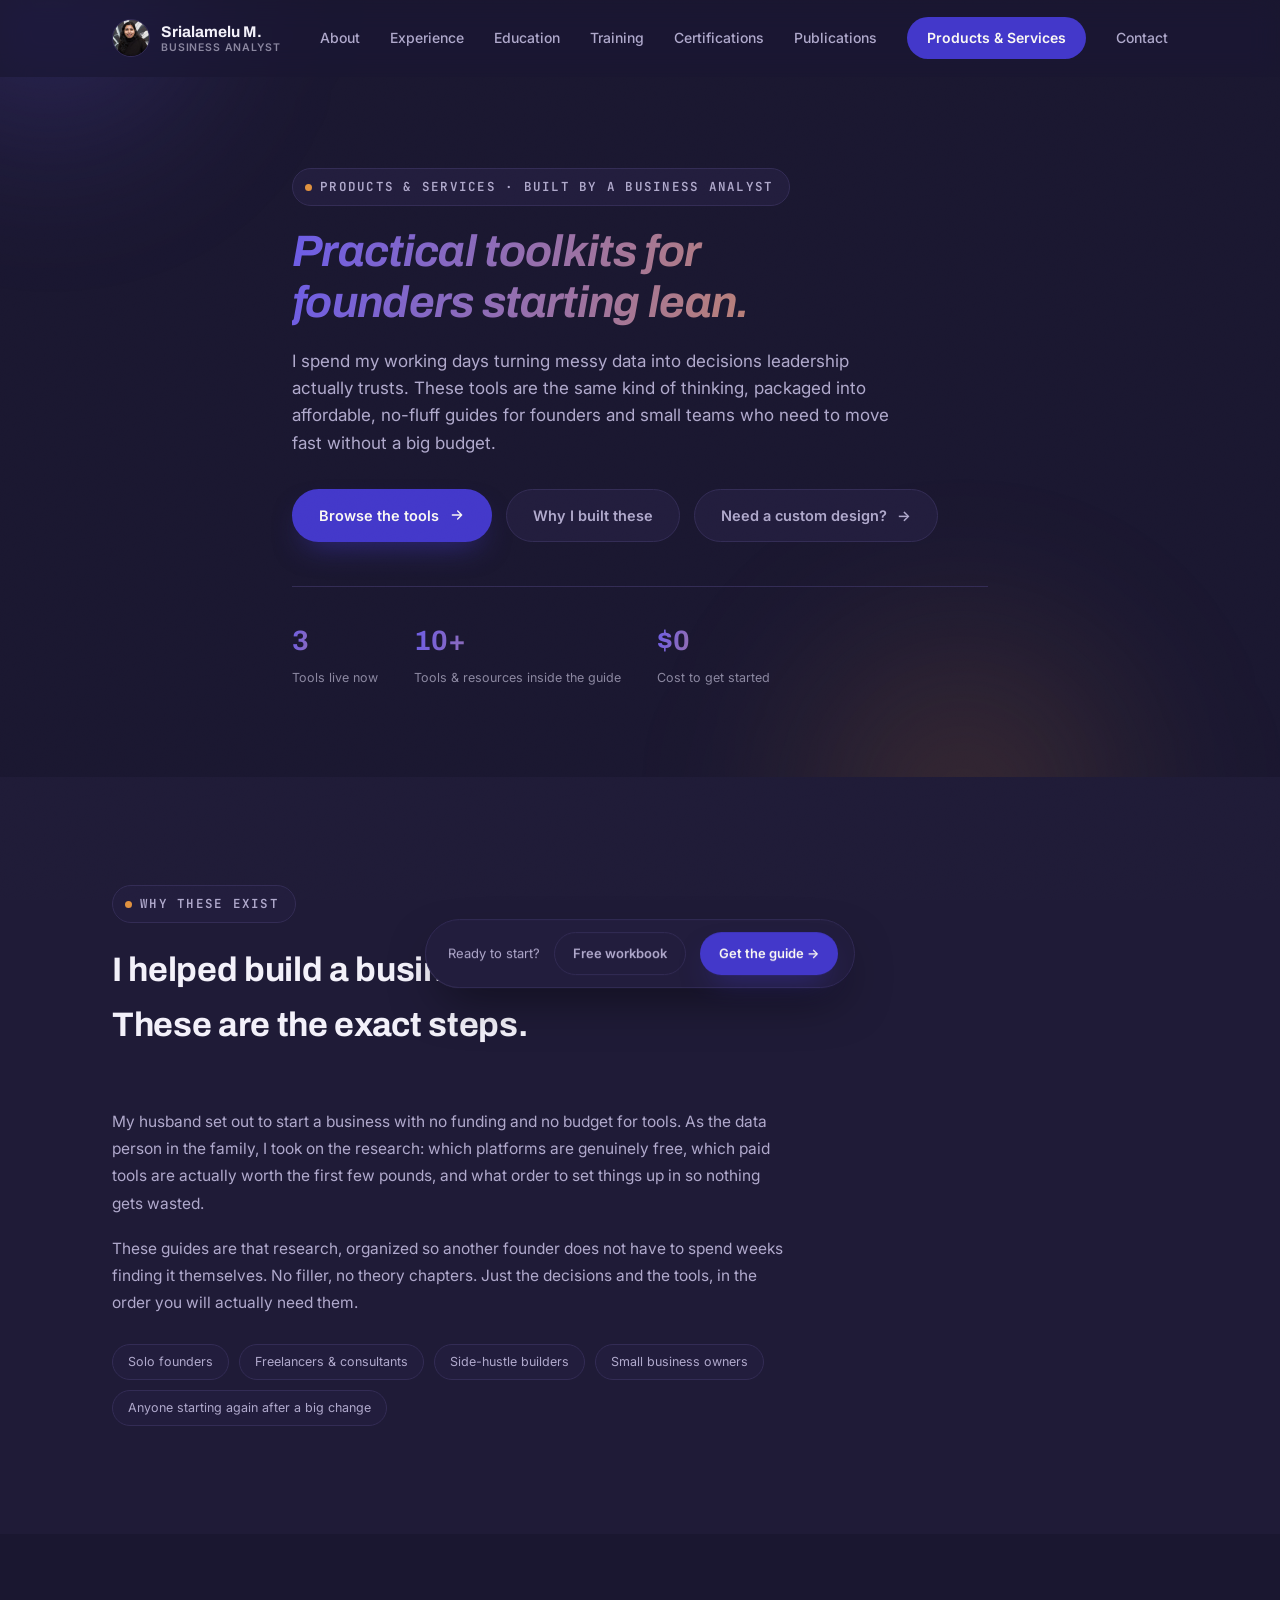
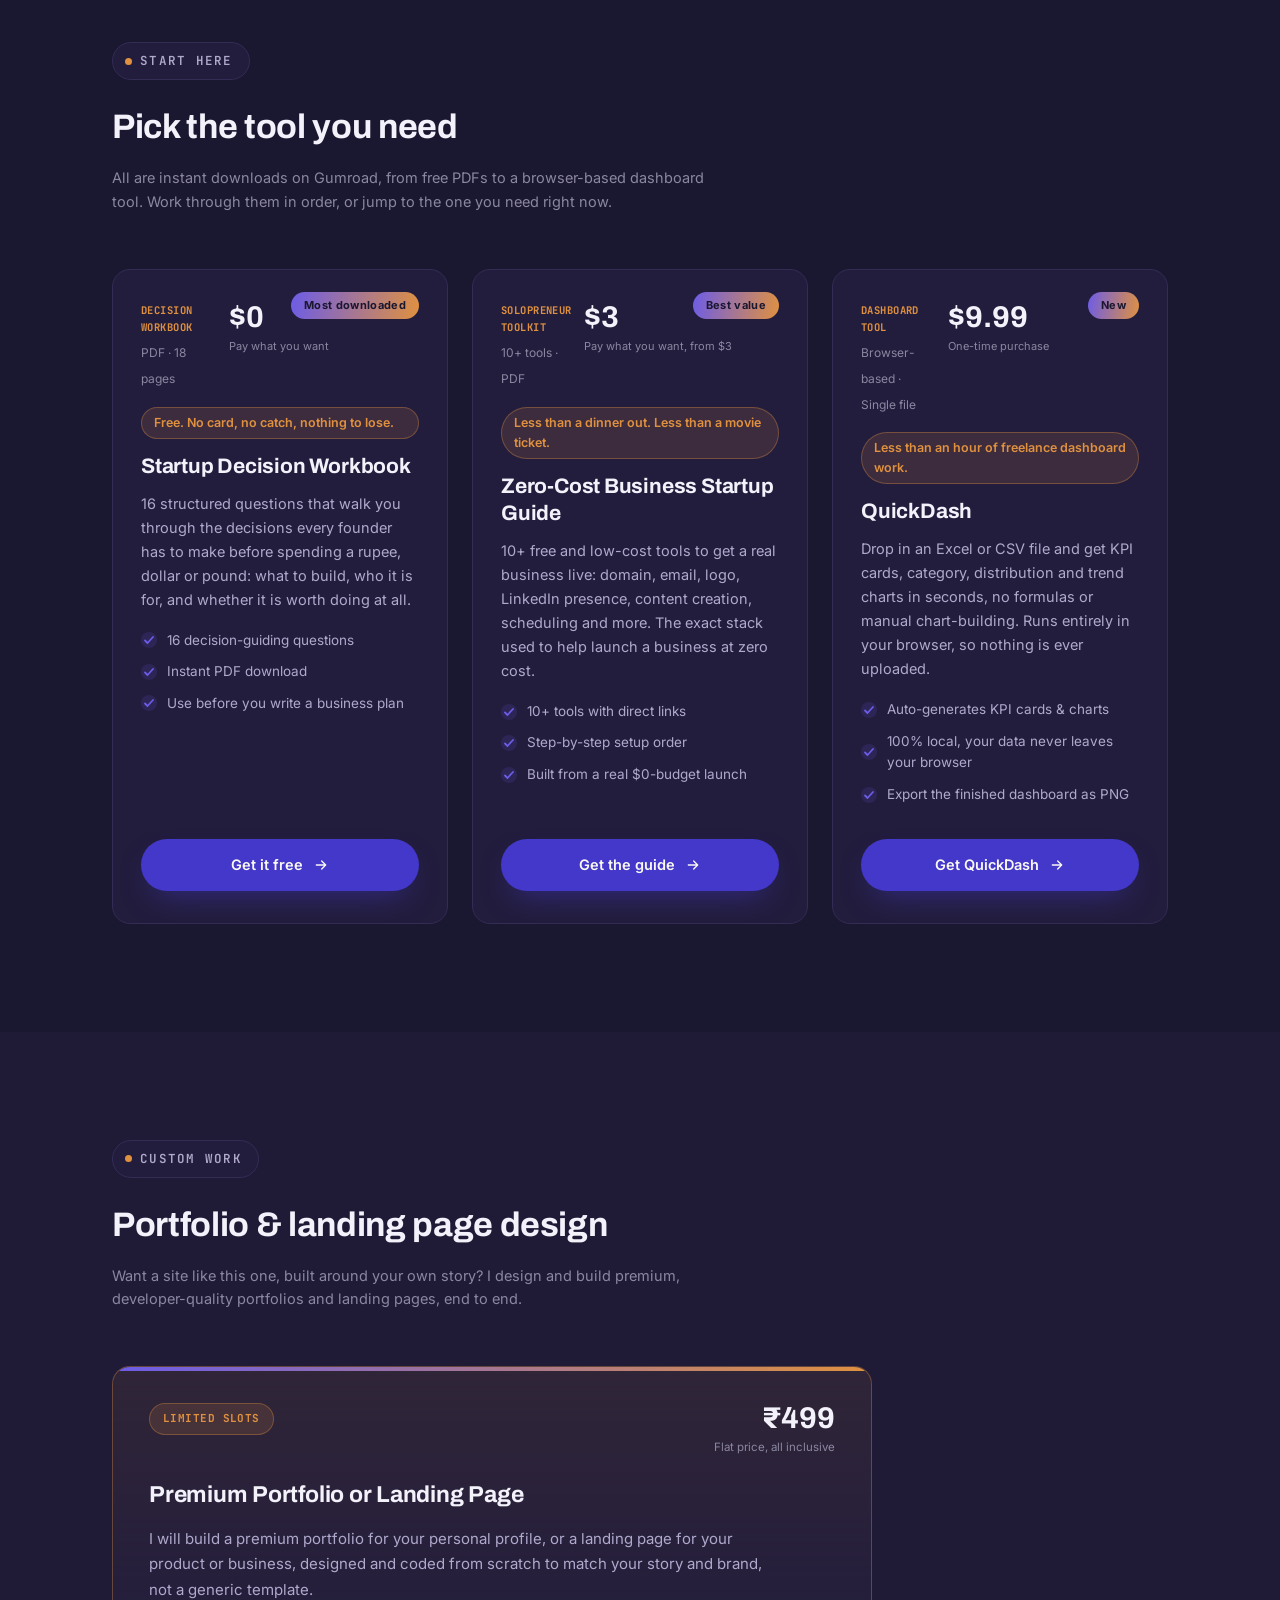
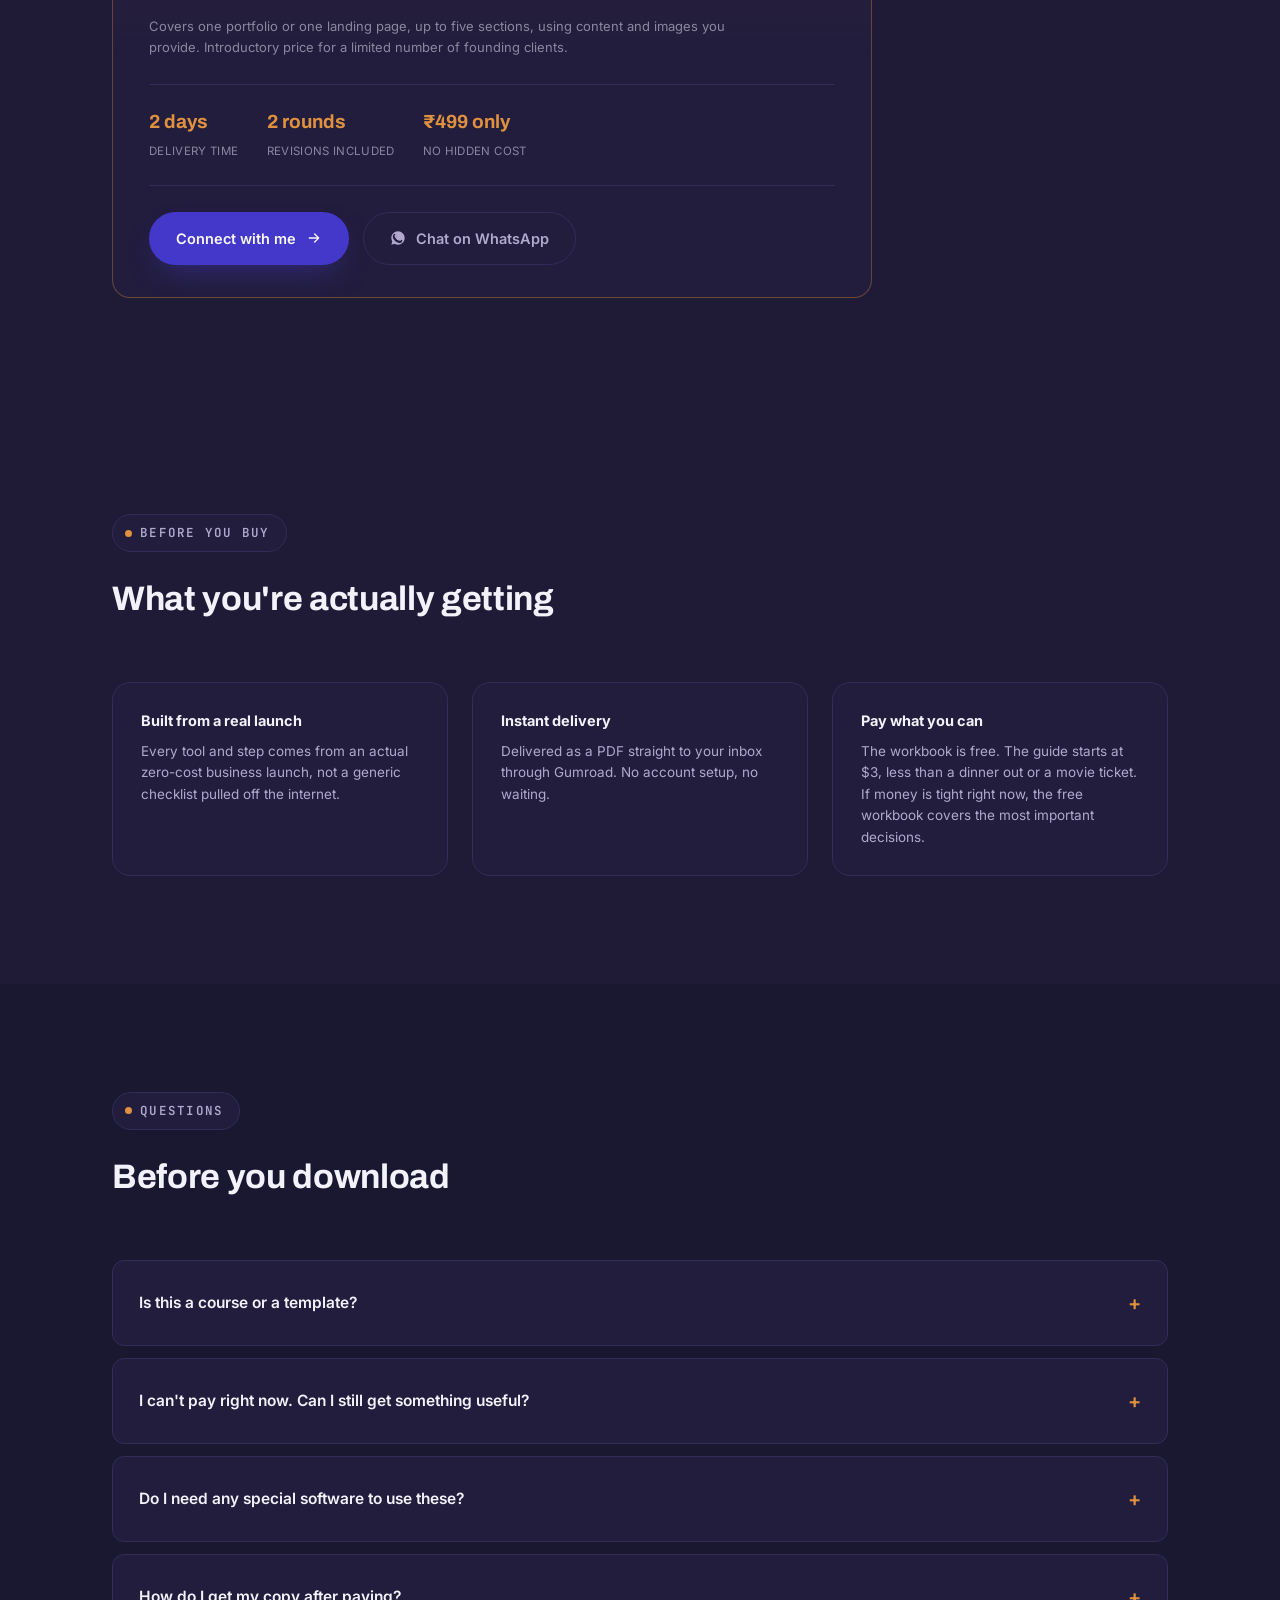
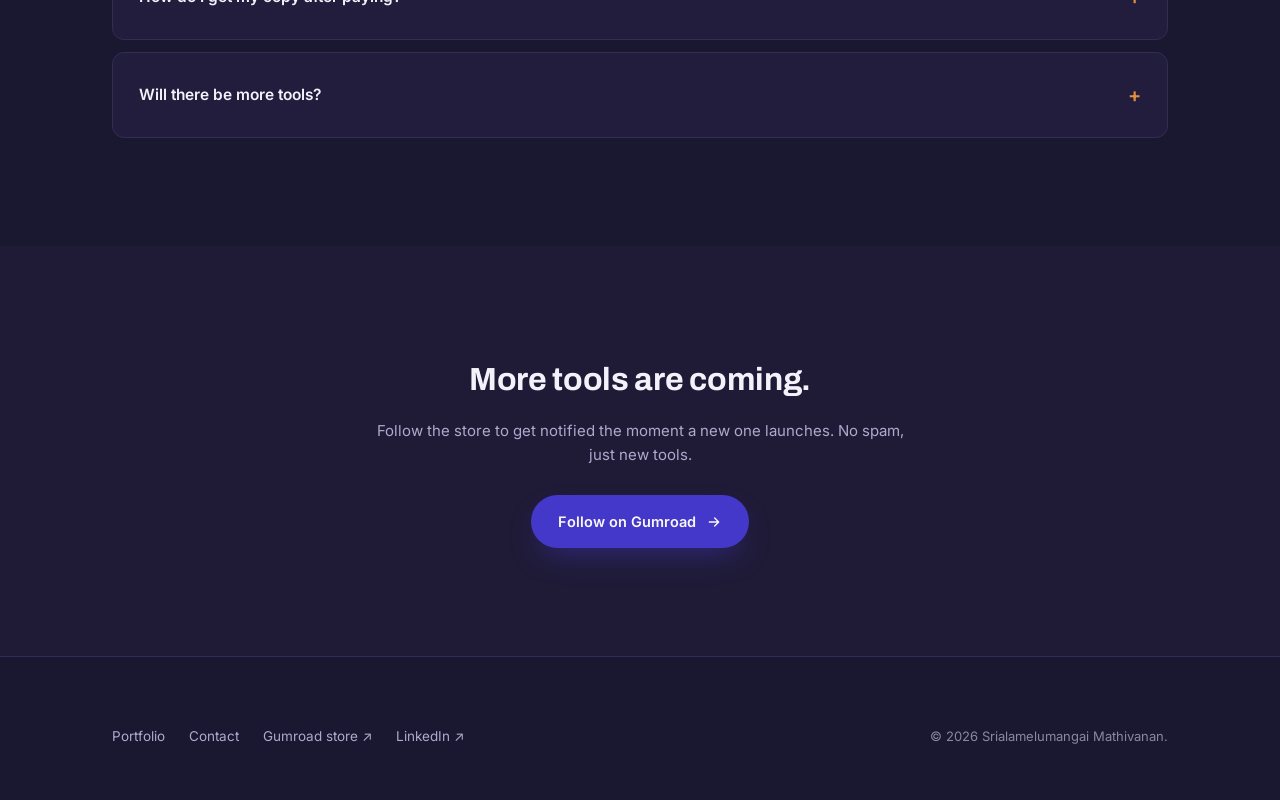
<file: products.html>
<!DOCTYPE html>
<html lang="en">
<head>
<meta charset="UTF-8">
<meta name="viewport" content="width=device-width, initial-scale=1.0">
<title>Products &amp; Services · Srialamelumangai Mathivanan</title>
<meta name="description" content="Practical, low-cost toolkits for founders and small teams, plus premium portfolio and landing page design services, built by a business analyst who spends her days turning complexity into clear decisions.">
<link rel="icon" href="data:image/svg+xml,%3Csvg xmlns='http://www.w3.org/2000/svg' viewBox='0 0 100 100'%3E%3Crect width='100' height='100' rx='24' fill='%234338CA'/%3E%3Ctext x='50' y='66' font-size='48' font-family='Arial,sans-serif' font-weight='700' fill='%23FAF8F3' text-anchor='middle'%3ESM%3C/text%3E%3C/svg%3E">
<link rel="preconnect" href="https://fonts.googleapis.com">
<link rel="preconnect" href="https://fonts.gstatic.com" crossorigin>
<link href="https://fonts.googleapis.com/css2?family=Archivo:ital,wght@0,600;0,700;0,800;1,700;1,800&family=Inter:wght@300;400;500;600;700&family=JetBrains+Mono:wght@500;600&display=swap" rel="stylesheet">
<style>
/* ==================================================
   Srialamelumangai Mathivanan — Portfolio
   Dark theme: navy + cream + indigo/amber accents
   (same brand family as the Zero to Launch toolkits)
   ================================================== */

:root {
  --dark: #1A1730;
  --dark-panel: #221D3D;
  --dark-panel-alt: #1F1B37;
  --dark-line: #332C55;
  --cream: #FAF8F3;
  --ink-soft: #4C4760;
  --muted: #8B87A0;
  --dark-ink: #F3F1FA;
  --dark-muted: #B0A9CC;

  --accent: #6C5CE7;
  --accent-strong: #4338CA;
  --amber: #E0913F;
  --amber-strong: #C2660C;

  --accent-soft: rgba(108,92,231,0.14);
  --amber-soft: rgba(224,145,63,0.14);

  --gradient-brand: linear-gradient(100deg, var(--accent) 0%, var(--amber) 100%);

  --font-display: 'Archivo', 'Segoe UI', -apple-system, sans-serif;
  --font-body: 'Inter', -apple-system, BlinkMacSystemFont, 'Segoe UI', sans-serif;
  --font-mono: 'JetBrains Mono', ui-monospace, SFMono-Regular, Menlo, monospace;

  --container: 1120px;
  --radius: 18px;
}

* { box-sizing: border-box; }

html { scroll-behavior: smooth; }

body {
  margin: 0;
  background: var(--dark);
  color: var(--dark-ink);
  font-family: var(--font-body);
  font-weight: 400;
  line-height: 1.6;
  -webkit-font-smoothing: antialiased;
}

img { max-width: 100%; display: block; }

a { color: inherit; text-decoration: none; }

.container {
  max-width: var(--container);
  margin: 0 auto;
  padding: 0 32px;
}

.noise-overlay {
  position: fixed;
  inset: 0;
  pointer-events: none;
  z-index: 2;
  opacity: 0.035;
  background-image: url("data:image/svg+xml,%3Csvg xmlns='http://www.w3.org/2000/svg' width='120' height='120'%3E%3Cfilter id='n'%3E%3CfeTurbulence type='fractalNoise' baseFrequency='0.9' numOctaves='2' stitchTiles='stitch'/%3E%3C/filter%3E%3Crect width='100%25' height='100%25' filter='url(%23n)'/%3E%3C/svg%3E");
  mix-blend-mode: overlay;
}

.scroll-progress {
  position: fixed;
  top: 0; left: 0;
  height: 3px;
  width: 0%;
  background: var(--gradient-brand);
  z-index: 200;
}

.eyebrow {
  display: inline-flex;
  align-items: center;
  gap: 8px;
  font-size: 12.5px;
  letter-spacing: 0.1em;
  text-transform: uppercase;
  color: var(--dark-muted);
  font-weight: 600;
  font-family: var(--font-mono);
  margin: 0 0 20px;
  border: 1px solid var(--dark-line);
  background: var(--dark-panel);
  padding: 8px 16px 8px 12px;
  border-radius: 999px;
}
.eyebrow::before {
  content: "";
  width: 7px; height: 7px;
  border-radius: 50%;
  background: var(--amber);
  flex-shrink: 0;
}

h1, h2, h3 {
  font-family: var(--font-display);
  font-weight: 700;
  color: var(--dark-ink);
  margin: 0;
  letter-spacing: -0.01em;
}

/* ---------- reveal-on-scroll ---------- */
.reveal {
  opacity: 0;
  transform: translateY(24px);
  transition: opacity 0.7s ease, transform 0.7s ease;
}
.reveal.is-visible {
  opacity: 1;
  transform: translateY(0);
}

/* ================= HEADER ================= */
.site-header {
  position: fixed;
  top: 0; left: 0; right: 0;
  z-index: 100;
  background: rgba(26,23,48,0.7);
  backdrop-filter: blur(14px) saturate(140%);
  -webkit-backdrop-filter: blur(14px) saturate(140%);
  border-bottom: 1px solid transparent;
  transition: border-color 0.3s ease, background 0.3s ease;
}
.site-header.scrolled {
  border-bottom-color: var(--dark-line);
  background: rgba(26,23,48,0.92);
}
.header-inner {
  display: flex;
  align-items: center;
  justify-content: space-between;
  height: 76px;
}
.brand {
  display: flex;
  align-items: center;
  gap: 11px;
}
.brand-avatar {
  width: 38px; height: 38px;
  border-radius: 50%;
  overflow: hidden;
  flex-shrink: 0;
  border: 1px solid var(--dark-line);
}
.brand-avatar img {
  width: 100%; height: 100%;
  object-fit: cover;
  object-position: center 15%;
}
.brand-text {
  display: flex;
  flex-direction: column;
  line-height: 1.25;
}
.brand-name {
  font-family: var(--font-display);
  font-size: 15.5px;
  font-weight: 700;
  color: var(--dark-ink);
}
.brand-role {
  font-size: 10.5px;
  font-weight: 600;
  letter-spacing: 0.08em;
  text-transform: uppercase;
  color: var(--muted);
}

.main-nav {
  display: flex;
  align-items: center;
  gap: 30px;
}
.main-nav a {
  font-size: 14px;
  font-weight: 500;
  color: var(--dark-muted);
  transition: color 0.2s ease;
  position: relative;
}
.main-nav a:hover { color: var(--dark-ink); }
.main-nav a.nav-cta {
  color: var(--cream);
  background: var(--accent-strong);
  padding: 10px 20px;
  border-radius: 999px;
  font-weight: 600;
  transition: transform 0.2s ease, background 0.2s ease;
}
.main-nav a.nav-cta:hover { color: var(--cream); transform: translateY(-2px); background: var(--accent); }

.nav-toggle {
  display: none;
  flex-direction: column;
  justify-content: center;
  gap: 5px;
  width: 40px;
  height: 40px;
  background: none;
  border: none;
  cursor: pointer;
}
.nav-toggle span {
  display: block;
  height: 2px;
  background: var(--dark-ink);
  border-radius: 2px;
  transition: transform 0.25s ease, opacity 0.25s ease;
}

/* ================= HERO ================= */
.hero {
  position: relative;
  padding: 172px 0 100px;
  overflow: hidden;
}
.hero-bg-pattern {
  position: absolute;
  top: 50%; right: -10%;
  transform: translateY(-50%);
  width: 720px; height: 720px;
  color: rgba(243,241,250,0.04);
  z-index: 0;
  pointer-events: none;
}
.hero-glow {
  position: absolute;
  z-index: 0;
  pointer-events: none;
  border-radius: 50%;
  filter: blur(70px);
}
.hero-glow-a {
  top: -220px; left: -160px;
  width: 420px; height: 420px;
  background: radial-gradient(circle, rgba(108,92,231,0.28), transparent 70%);
}
.hero-glow-b {
  bottom: -260px; right: 6%;
  width: 480px; height: 480px;
  background: radial-gradient(circle, rgba(224,145,63,0.18), transparent 70%);
}
.hero-inner {
  position: relative;
  z-index: 1;
  display: grid;
  grid-template-columns: 1.15fr 0.85fr;
  gap: 56px;
  align-items: center;
}
.hero-text h1 {
  font-size: 48px;
  line-height: 1.16;
  letter-spacing: -0.015em;
  margin-bottom: 22px;
}
.gradient-text {
  font-style: italic;
  background: var(--gradient-brand);
  -webkit-background-clip: text;
  background-clip: text;
  color: transparent;
}
.hero-lede {
  font-size: 17px;
  color: var(--dark-muted);
  max-width: 560px;
  margin: 0 0 24px;
}

.status-row {
  display: flex;
  flex-wrap: wrap;
  gap: 10px;
  margin: 0 0 32px;
}
.status-chip {
  display: inline-flex;
  align-items: center;
  gap: 8px;
  font-size: 12.5px;
  color: var(--dark-muted);
  border: 1px solid var(--dark-line);
  background: var(--dark-panel);
  padding: 8px 15px;
  border-radius: 999px;
}
.status-dot {
  width: 7px; height: 7px;
  border-radius: 50%;
  background: var(--amber);
  flex-shrink: 0;
}

.hero-actions {
  display: flex;
  align-items: center;
  gap: 14px;
  flex-wrap: wrap;
  margin-bottom: 30px;
}
.btn {
  display: inline-flex;
  align-items: center;
  gap: 10px;
  padding: 14px 26px;
  border-radius: 999px;
  font-size: 14.5px;
  font-weight: 600;
  transition: transform 0.2s ease, filter 0.2s ease, background 0.2s ease, box-shadow 0.2s ease;
  border: 1px solid transparent;
}
.btn-primary {
  background: var(--accent-strong);
  color: var(--cream);
  box-shadow: 0 14px 30px -12px rgba(67,56,202,0.55);
}
.btn-primary:hover { transform: translateY(-2px); background: var(--accent); box-shadow: 0 16px 34px -12px rgba(108,92,231,0.6); }
.btn-linkedin {
  background: transparent;
  color: var(--dark-ink);
  border: 1px solid var(--amber-strong);
}
.btn-linkedin:hover { transform: translateY(-2px); background: var(--amber-soft); border-color: var(--amber); }
.btn-outline {
  background: var(--dark-panel);
  border: 1px solid var(--dark-line);
  color: var(--dark-muted);
}
.btn-outline:hover { color: var(--dark-ink); border-color: var(--accent); transform: translateY(-2px); }

.hero-tools {
  display: flex;
  flex-wrap: wrap;
  gap: 9px;
}
.hero-tools span {
  font-family: var(--font-mono);
  font-size: 12px;
  color: var(--dark-muted);
  background: var(--dark-panel);
  border: 1px solid var(--dark-line);
  padding: 6px 13px;
  border-radius: 8px;
}

.hero-photo {
  position: relative;
  display: flex;
  flex-direction: column;
  max-width: 400px;
  margin: 0 auto;
}
.photo-frame {
  position: relative;
  width: 100%;
  aspect-ratio: 896 / 836;
  border-radius: 22px 22px 0 0;
  overflow: hidden;
  border: 1px solid var(--dark-line);
  border-bottom: none;
}
.photo-frame img {
  width: 100%;
  height: 100%;
  object-fit: cover;
}
.photo-stats {
  display: grid;
  grid-template-columns: repeat(4, 1fr);
  background: var(--dark-panel);
  border: 1px solid var(--dark-line);
  border-radius: 0 0 22px 22px;
  box-shadow: 0 30px 60px -24px rgba(0,0,0,0.55);
}
.photo-stat {
  text-align: center;
  padding: 16px 6px;
  border-right: 1px solid var(--dark-line);
}
.photo-stat:last-child { border-right: none; }
.photo-stat strong {
  display: block;
  font-family: var(--font-display);
  font-size: 18px;
  background: var(--gradient-brand);
  -webkit-background-clip: text;
  background-clip: text;
  color: transparent;
}
.photo-stat span {
  font-size: 9.5px;
  font-weight: 600;
  letter-spacing: 0.03em;
  text-transform: uppercase;
  color: var(--muted);
}

/* ================= SECTIONS ================= */
.section {
  padding: 108px 0;
  position: relative;
}
.section-alt {
  background: var(--dark-panel-alt);
}
.section-head {
  max-width: 620px;
  margin-bottom: 56px;
}
.section-head h2 {
  font-size: 34px;
}
.section-note {
  margin-top: 12px;
  font-size: 14.5px;
  color: var(--muted);
}
.section-note a {
  color: var(--amber);
  border-bottom: 1px solid rgba(224,145,63,0.4);
}
.section-note a:hover { color: var(--accent); border-color: var(--accent); }

/* ---------- Card accent bar (shared "nice card" treatment) ---------- */
.timeline-card, .edu-card, .train-card, .skill-group, .teaser-card, .prod-card, .trust-item, .cert-card {
  position: relative;
}
.timeline-card::before, .edu-card::before, .train-card::before, .skill-group::before,
.teaser-card::before, .prod-card::before, .trust-item::before {
  content: "";
  position: absolute;
  top: 0; left: 28px; right: 28px;
  height: 2px;
  background: var(--gradient-brand);
  opacity: 0;
  transition: opacity 0.25s ease;
  border-radius: 0 0 3px 3px;
}
.timeline-card:hover::before, .edu-card:hover::before, .train-card:hover::before, .skill-group:hover::before,
.teaser-card:hover::before, .prod-card:hover::before, .trust-item:hover::before {
  opacity: 1;
}

/* ---------- Timeline ---------- */
.timeline {
  position: relative;
  padding-left: 32px;
  border-left: 1px solid var(--dark-line);
}
.timeline-item {
  position: relative;
  padding-bottom: 48px;
}
.timeline-item:last-child { padding-bottom: 0; }
.timeline-marker {
  position: absolute;
  left: -37.5px;
  top: 8px;
  width: 13px; height: 13px;
  border-radius: 50%;
  background: var(--gradient-brand);
  box-shadow: 0 0 0 4px var(--dark);
}
.timeline-marker-current {
  background: var(--amber);
  box-shadow: 0 0 0 4px var(--dark), 0 0 0 7px rgba(224,145,63,0.22);
}
.timeline-card {
  background: var(--dark-panel);
  border: 1px solid var(--dark-line);
  border-radius: var(--radius);
  padding: 30px 32px;
  overflow: hidden;
  transition: border-color 0.25s ease, transform 0.25s ease, box-shadow 0.25s ease;
}
.timeline-card:hover {
  border-color: rgba(108,92,231,0.4);
  transform: translateY(-2px);
  box-shadow: 0 20px 40px -20px rgba(0,0,0,0.5);
}
.timeline-card-current {
  border-color: rgba(224,145,63,0.4);
  background: linear-gradient(180deg, rgba(224,145,63,0.08), var(--dark-panel) 60%);
}
.tc-head {
  display: flex;
  justify-content: space-between;
  align-items: flex-start;
  gap: 20px;
  flex-wrap: wrap;
  margin-bottom: 14px;
}
.tc-head h3 {
  font-size: 19px;
  margin-bottom: 4px;
}
.tc-org {
  margin: 0;
  color: var(--accent);
  font-size: 14.5px;
  font-weight: 600;
}
.tc-client {
  color: var(--muted);
  font-weight: 400;
}
.tc-meta {
  text-align: right;
  flex-shrink: 0;
}
.tc-date {
  display: block;
  font-size: 12.5px;
  font-weight: 600;
  color: var(--dark-ink);
  font-family: var(--font-mono);
}
.tc-loc {
  display: block;
  font-size: 12.5px;
  color: var(--muted);
}
.tc-summary {
  color: var(--dark-muted);
  font-size: 14.5px;
  margin: 0 0 16px;
}
.tc-list {
  margin: 0;
  padding-left: 20px;
  color: var(--dark-muted);
  font-size: 14.5px;
}
.tc-list li { margin-bottom: 9px; }
.tc-list li:last-child { margin-bottom: 0; }
.tc-list li::marker { color: var(--accent); }

/* ---------- Education ---------- */
.grid-2 {
  display: grid;
  grid-template-columns: 1fr 1fr;
  gap: 24px;
}
.edu-card {
  position: relative;
  background: var(--dark-panel);
  border: 1px solid var(--dark-line);
  border-radius: var(--radius);
  padding: 32px 32px 28px;
  overflow: hidden;
  transition: border-color 0.25s ease, transform 0.25s ease;
}
.edu-card::after {
  content: "";
  position: absolute;
  top: 0; left: 0; right: 0;
  height: 4px;
  background: var(--gradient-brand);
}
.edu-card:hover { border-color: rgba(108,92,231,0.4); transform: translateY(-2px); }
.edu-icon {
  width: 42px; height: 42px;
  border-radius: 12px;
  display: flex;
  align-items: center;
  justify-content: center;
  margin-bottom: 18px;
  background: var(--accent-soft);
  color: var(--accent);
}
.edu-card-top {
  display: flex;
  justify-content: space-between;
  align-items: flex-start;
  gap: 12px;
  margin-bottom: 10px;
}
.edu-card-top h3 {
  font-size: 19px;
  line-height: 1.3;
}
.pill {
  flex-shrink: 0;
  font-size: 11.5px;
  font-weight: 600;
  padding: 5px 12px;
  border-radius: 999px;
  white-space: nowrap;
}
.pill-gold {
  background: var(--amber-soft);
  color: var(--amber);
  border: 1px solid rgba(224,145,63,0.35);
}
.pill-current {
  display: inline-block;
  vertical-align: middle;
  margin-left: 10px;
  font-size: 10.5px;
  background: var(--amber-soft);
  color: var(--amber);
  border: 1px solid rgba(224,145,63,0.35);
}
.edu-org {
  color: var(--dark-muted);
  font-size: 14.5px;
  margin: 0 0 6px;
}
.edu-meta {
  color: var(--muted);
  font-size: 13px;
  margin: 0;
}

.honors {
  display: grid;
  grid-template-columns: 1fr 1fr;
  gap: 24px;
  margin-top: 40px;
}
.honors-col {
  position: relative;
  background: linear-gradient(180deg, rgba(224,145,63,0.09), var(--dark-panel) 60%);
  border: 1px solid rgba(224,145,63,0.3);
  border-radius: var(--radius);
  padding: 28px 30px;
  overflow: hidden;
  transition: border-color 0.25s ease, transform 0.25s ease;
}
.honors-col:hover { border-color: rgba(224,145,63,0.55); transform: translateY(-2px); }
.honors-icon {
  width: 42px; height: 42px;
  border-radius: 12px;
  display: flex;
  align-items: center;
  justify-content: center;
  margin-bottom: 16px;
  background: var(--amber-soft);
  color: var(--amber);
}
.honors-col h4 {
  font-family: var(--font-body);
  font-size: 13px;
  text-transform: uppercase;
  letter-spacing: 0.1em;
  color: var(--dark-ink);
  margin: 0 0 14px;
}
.honors-col ul {
  margin: 0;
  padding-left: 18px;
  color: var(--dark-muted);
  font-size: 14.5px;
}
.honors-col li { margin-bottom: 8px; }
.honors-col li::marker { color: var(--amber); }

/* ---------- Training ---------- */
.train-card {
  background: var(--dark-panel);
  border: 1px solid var(--dark-line);
  border-radius: var(--radius);
  padding: 30px 32px;
  overflow: hidden;
  transition: border-color 0.25s ease, transform 0.25s ease;
}
.train-card:hover { border-color: rgba(108,92,231,0.4); transform: translateY(-2px); }
.train-card-top {
  display: flex;
  align-items: center;
  gap: 12px;
  margin-bottom: 14px;
}
.train-icon {
  width: 32px; height: 32px;
  border-radius: 9px;
  display: flex;
  align-items: center;
  justify-content: center;
  flex-shrink: 0;
  background: var(--accent-soft);
  color: var(--accent);
}
.train-date {
  font-family: var(--font-mono);
  font-size: 12px;
  font-weight: 600;
  color: var(--amber);
  letter-spacing: 0.02em;
  margin: 0;
}
.train-card h3 {
  font-size: 19px;
  margin-bottom: 6px;
}
.train-org {
  color: var(--dark-muted);
  font-size: 14px;
  margin: 0 0 16px;
}

/* ---------- Certifications ---------- */
.cert-grid {
  list-style: none;
  margin: 0;
  padding: 0;
  display: grid;
  grid-template-columns: repeat(2, 1fr);
  gap: 16px;
}
.cert-card {
  display: flex;
  align-items: center;
  gap: 14px;
  background: var(--dark-panel);
  border: 1px solid var(--dark-line);
  border-radius: 12px;
  padding: 20px 22px;
  font-size: 14.5px;
  color: var(--dark-ink);
  overflow: hidden;
  transition: border-color 0.2s ease, transform 0.2s ease;
}
.cert-card:hover {
  border-color: rgba(108,92,231,0.4);
  transform: translateY(-2px);
}
.cert-icon {
  width: 28px; height: 28px;
  border-radius: 50%;
  display: flex;
  align-items: center;
  justify-content: center;
  color: var(--amber);
  background: var(--amber-soft);
  flex-shrink: 0;
}

/* ---------- Publications ---------- */
.pub-list {
  display: flex;
  flex-direction: column;
  gap: 14px;
}
.pub-card {
  display: flex;
  align-items: center;
  justify-content: flex-start;
  gap: 20px;
  background: var(--dark-panel);
  border: 1px solid var(--dark-line);
  border-radius: var(--radius);
  padding: 26px 30px;
  transition: border-color 0.2s ease, transform 0.2s ease, background 0.2s ease;
}
.pub-text {
  flex: 1;
  min-width: 0;
}
a.pub-card:hover {
  border-color: rgba(108,92,231,0.4);
  transform: translateY(-2px);
  background: var(--accent-soft);
}
.pub-icon {
  width: 38px; height: 38px;
  border-radius: 11px;
  display: flex;
  align-items: center;
  justify-content: center;
  flex-shrink: 0;
  background: var(--accent-soft);
  color: var(--accent);
}
.pub-card h3 {
  font-size: 17px;
  line-height: 1.4;
  margin-bottom: 6px;
}
.pub-text p {
  margin: 0;
  font-size: 13.5px;
  color: var(--muted);
}
.pub-arrow {
  font-size: 20px;
  color: var(--accent);
  flex-shrink: 0;
}
.pub-card-static {
  opacity: 0.7;
}

/* ---------- Skills ---------- */
.skills-grid {
  display: grid;
  grid-template-columns: repeat(2, 1fr);
  gap: 24px;
  margin-bottom: 40px;
}
.skill-group {
  background: var(--dark-panel);
  border: 1px solid var(--dark-line);
  border-radius: var(--radius);
  padding: 26px 28px;
  overflow: hidden;
  transition: border-color 0.25s ease, transform 0.25s ease;
}
.skill-group:hover { border-color: rgba(108,92,231,0.4); transform: translateY(-2px); }
.skill-icon {
  width: 40px; height: 40px;
  border-radius: 11px;
  display: flex;
  align-items: center;
  justify-content: center;
  margin-bottom: 16px;
  background: var(--accent-soft);
  color: var(--accent);
}
.skill-group:nth-child(2) .skill-icon { background: var(--amber-soft); color: var(--amber); }
.skill-group:nth-child(4) .skill-icon { background: var(--amber-soft); color: var(--amber); }
.skill-group h4 {
  font-family: var(--font-body);
  font-size: 14px;
  color: var(--dark-ink);
  font-weight: 700;
  margin: 0 0 10px;
}
.skill-group p {
  margin: 0;
  font-size: 14px;
  color: var(--dark-muted);
  line-height: 1.7;
}
.lang-row {
  display: flex;
  gap: 32px;
  flex-wrap: wrap;
  padding-top: 32px;
  border-top: 1px solid var(--dark-line);
  font-size: 14px;
  color: var(--dark-muted);
}
.lang-row strong { color: var(--dark-ink); }

/* ================= FOOTER ================= */
.footer {
  position: relative;
  padding: 120px 0 48px;
  background: linear-gradient(180deg, var(--dark) 0%, var(--dark-panel-alt) 100%);
  border-top: 1px solid var(--dark-line);
  overflow: hidden;
}
.footer-glow {
  position: absolute;
  top: -140px; left: 50%;
  transform: translateX(-50%);
  width: 760px; height: 400px;
  background: radial-gradient(ellipse, rgba(108,92,231,0.18) 0%, rgba(224,145,63,0.12) 45%, transparent 75%);
  filter: blur(50px);
  pointer-events: none;
  z-index: 0;
}
.footer-inner {
  position: relative;
  z-index: 1;
}
.footer-top {
  display: grid;
  grid-template-columns: 1fr 1fr;
  gap: 64px;
  align-items: start;
  margin-bottom: 72px;
  text-align: left;
}
.footer-text h2 {
  font-size: 38px;
  margin: 6px 0 16px;
  line-height: 1.2;
}
.footer-lede {
  color: var(--dark-muted);
  font-size: 15px;
  max-width: 420px;
  margin: 0 0 30px;
}
.footer .hero-actions { margin-bottom: 0; }

/* ---------- Contact form ---------- */
.contact-form {
  border-radius: var(--radius);
  padding: 32px;
  position: relative;
  border: 1px solid var(--dark-line);
  background: var(--dark-panel);
}
.form-row {
  margin-bottom: 18px;
}
.form-row label {
  display: block;
  font-size: 12.5px;
  font-weight: 600;
  letter-spacing: 0.04em;
  text-transform: uppercase;
  color: var(--muted);
  margin-bottom: 8px;
}
.form-row input {
  width: 100%;
  background: var(--dark-panel-alt);
  border: 1px solid var(--dark-line);
  border-radius: 10px;
  padding: 13px 15px;
  font-family: var(--font-body);
  font-size: 14.5px;
  color: var(--dark-ink);
  transition: border-color 0.2s ease, box-shadow 0.2s ease;
}
.form-row input::placeholder { color: var(--muted); }
.form-row input:focus {
  outline: none;
  border-color: var(--accent);
  box-shadow: 0 0 0 3px var(--accent-soft);
}
.btn-form {
  width: 100%;
  justify-content: center;
  margin-top: 4px;
  cursor: pointer;
  font-family: var(--font-body);
  font-size: 14.5px;
  border: none;
}
.btn-form:disabled { opacity: 0.6; cursor: not-allowed; transform: none; }
.form-status {
  min-height: 18px;
  font-size: 13px;
  margin: 0 0 14px;
}
.form-status.is-pending { color: var(--muted); }
.form-status.is-success { color: var(--amber); }
.form-status.is-error { color: #E86B6B; }

.footer-copy {
  text-align: center;
  font-size: 13px;
  color: var(--muted);
  margin: 0;
}

/* ================= PRODUCTS TEASER (index.html) ================= */
.products-teaser-highlight {
  position: relative;
  overflow: hidden;
  border-top: 1px solid rgba(224,145,63,0.25);
  border-bottom: 1px solid rgba(224,145,63,0.25);
}
.teaser-glow {
  position: absolute;
  z-index: 0;
  pointer-events: none;
  border-radius: 50%;
  filter: blur(80px);
}
.teaser-glow-a {
  top: -180px; left: -120px;
  width: 380px; height: 380px;
  background: radial-gradient(circle, rgba(224,145,63,0.16), transparent 70%);
}
.teaser-glow-b {
  bottom: -200px; right: -100px;
  width: 420px; height: 420px;
  background: radial-gradient(circle, rgba(108,92,231,0.16), transparent 70%);
}
.products-teaser-highlight .container { position: relative; z-index: 1; }
.teaser-grid {
  display: grid;
  grid-template-columns: repeat(3, 1fr);
  gap: 24px;
}
.teaser-card {
  display: flex;
  flex-direction: column;
  background: var(--dark-panel);
  border: 1px solid var(--dark-line);
  border-radius: var(--radius);
  padding: 28px 26px;
  overflow: hidden;
  transition: border-color 0.25s ease, transform 0.25s ease, box-shadow 0.25s ease;
}
.teaser-card:hover {
  border-color: rgba(108,92,231,0.4);
  transform: translateY(-4px);
  box-shadow: 0 20px 40px -20px rgba(0,0,0,0.5);
}
.teaser-top {
  display: flex;
  justify-content: space-between;
  align-items: center;
  margin-bottom: 14px;
}
.teaser-tag {
  font-family: var(--font-mono);
  font-size: 10.5px;
  font-weight: 600;
  letter-spacing: 0.04em;
  text-transform: uppercase;
  color: var(--muted);
}
.teaser-price {
  font-family: var(--font-display);
  font-size: 15px;
  font-weight: 700;
  color: var(--amber);
}
.teaser-card h3 {
  font-size: 19px;
  margin-bottom: 10px;
}
.teaser-card p {
  color: var(--dark-muted);
  font-size: 14px;
  margin: 0 0 20px;
  flex-grow: 1;
}
.teaser-link {
  font-size: 14px;
  font-weight: 600;
  color: var(--accent);
}
.teaser-card-more {
  border-style: dashed;
  justify-content: center;
}
.teaser-more-inner { text-align: center; }
.teaser-more-icon {
  display: inline-flex;
  align-items: center;
  justify-content: center;
  width: 40px; height: 40px;
  border-radius: 50%;
  background: var(--accent-soft);
  color: var(--accent);
  font-size: 20px;
  margin-bottom: 14px;
}
.teaser-card-more p { margin-bottom: 18px; }

/* ================= PRODUCTS PAGE (products.html) ================= */
.prod-hero {
  position: relative;
  padding: 168px 0 88px;
  overflow: hidden;
}
.prod-hero-inner {
  position: relative;
  z-index: 1;
  max-width: 760px;
}
.prod-hero h1 {
  font-size: 44px;
  line-height: 1.16;
  letter-spacing: -0.015em;
  margin-bottom: 20px;
}
.prod-hero-lede {
  font-size: 17px;
  color: var(--dark-muted);
  max-width: 620px;
  margin: 0 0 32px;
}
.prod-stats {
  display: flex;
  flex-wrap: wrap;
  gap: 36px;
  margin-top: 44px;
  padding-top: 32px;
  border-top: 1px solid var(--dark-line);
}
.prod-stat strong {
  display: block;
  font-family: var(--font-display);
  font-size: 28px;
  background: var(--gradient-brand);
  -webkit-background-clip: text;
  background-clip: text;
  color: transparent;
}
.prod-stat span {
  font-size: 12.5px;
  color: var(--muted);
}

/* ---------- Story ---------- */
.prod-story-text {
  max-width: 680px;
}
.prod-story-text p {
  color: var(--dark-muted);
  font-size: 15.5px;
  line-height: 1.75;
  margin: 0 0 18px;
}
.audience-row {
  display: flex;
  flex-wrap: wrap;
  gap: 10px;
  margin-top: 28px;
}
.audience-row span {
  font-size: 12.5px;
  color: var(--dark-muted);
  border: 1px solid var(--dark-line);
  background: var(--dark-panel);
  padding: 7px 15px;
  border-radius: 999px;
}

/* ---------- Shop / product grid ---------- */
.prod-grid {
  display: grid;
  grid-template-columns: repeat(3, 1fr);
  gap: 24px;
}
.prod-card {
  position: relative;
  display: flex;
  flex-direction: column;
  background: var(--dark-panel);
  border: 1px solid var(--dark-line);
  border-radius: var(--radius);
  padding: 32px 28px;
  overflow: hidden;
  transition: border-color 0.25s ease, transform 0.25s ease, box-shadow 0.25s ease;
}
.prod-card:hover {
  border-color: rgba(108,92,231,0.4);
  transform: translateY(-4px);
  box-shadow: 0 24px 48px -22px rgba(0,0,0,0.55);
}
.prod-badge {
  position: absolute;
  top: 22px;
  right: 28px;
  background: var(--gradient-brand);
  color: var(--dark);
  font-size: 11px;
  font-weight: 700;
  letter-spacing: 0.03em;
  padding: 5px 13px;
  border-radius: 999px;
}
.prod-card-top {
  display: flex;
  justify-content: space-between;
  align-items: flex-start;
  gap: 12px;
  margin-bottom: 16px;
  padding-right: 90px;
}
.prod-tag {
  display: block;
  font-family: var(--font-mono);
  font-size: 10.5px;
  font-weight: 700;
  letter-spacing: 0.04em;
  text-transform: uppercase;
  color: var(--amber);
  margin-bottom: 4px;
}
.prod-format {
  font-size: 12px;
  color: var(--muted);
}
.prod-price {
  flex-shrink: 0;
}
.prod-price strong {
  display: block;
  font-family: var(--font-display);
  font-size: 30px;
  color: var(--dark-ink);
  line-height: 1;
}
.prod-price span {
  font-size: 11px;
  color: var(--muted);
}
.prod-card h3 {
  font-size: 21px;
  margin-bottom: 12px;
  line-height: 1.3;
}
.prod-card-desc {
  color: var(--dark-muted);
  font-size: 14.5px;
  line-height: 1.65;
  margin: 0 0 18px;
}
.prod-compare {
  display: inline-block;
  font-size: 12.5px;
  font-weight: 600;
  color: var(--amber);
  background: var(--amber-soft);
  border: 1px solid rgba(224,145,63,0.35);
  padding: 5px 12px;
  border-radius: 999px;
  margin: 0 0 14px;
}
.prod-features {
  list-style: none;
  margin: 0 0 24px;
  padding: 0;
  flex-grow: 1;
}
.prod-features li {
  position: relative;
  display: flex;
  align-items: center;
  gap: 10px;
  font-size: 13.5px;
  color: var(--dark-muted);
  margin-bottom: 10px;
}
.prod-features li::before {
  content: "";
  flex-shrink: 0;
  width: 16px; height: 16px;
  border-radius: 50%;
  background: var(--accent-soft);
  background-image: url("data:image/svg+xml,%3Csvg xmlns='http://www.w3.org/2000/svg' viewBox='0 0 16 16'%3E%3Cpath d='M4 8.5l2.5 2.5L12 5' fill='none' stroke='%236C5CE7' stroke-width='1.8' stroke-linecap='round' stroke-linejoin='round'/%3E%3C/svg%3E");
  background-repeat: no-repeat;
  background-position: center;
}
.prod-card-btn {
  width: 100%;
  justify-content: center;
  border: none;
  cursor: pointer;
}

.prod-card-coming {
  align-items: flex-start;
  justify-content: center;
  border-style: dashed;
}
.prod-coming-icon {
  width: 40px; height: 40px;
  border-radius: 50%;
  display: flex;
  align-items: center;
  justify-content: center;
  background: var(--dark-panel-alt);
  color: var(--dark-muted);
  font-size: 18px;
  margin-bottom: 16px;
}
.prod-card-coming h3 { font-size: 19px; margin-bottom: 8px; }
.prod-card-coming p { color: var(--muted); font-size: 14px; margin: 0; }

/* ---------- Services (custom design work) ---------- */
.service-card {
  position: relative;
  background: linear-gradient(180deg, rgba(224,145,63,0.09), var(--dark-panel) 55%);
  border: 1px solid rgba(224,145,63,0.35);
  border-radius: var(--radius);
  padding: 36px 36px 32px;
  overflow: hidden;
  max-width: 760px;
}
.service-card::before {
  content: "";
  position: absolute;
  top: 0; left: 0; right: 0;
  height: 4px;
  background: var(--gradient-brand);
}
.service-card-top {
  display: flex;
  justify-content: space-between;
  align-items: flex-start;
  gap: 16px;
  margin-bottom: 18px;
  flex-wrap: wrap;
}
.service-badge {
  font-family: var(--font-mono);
  font-size: 11px;
  font-weight: 700;
  letter-spacing: 0.04em;
  text-transform: uppercase;
  color: var(--amber);
  background: var(--amber-soft);
  border: 1px solid rgba(224,145,63,0.35);
  padding: 6px 13px;
  border-radius: 999px;
}
.service-price { text-align: right; }
.service-price strong {
  display: block;
  font-family: var(--font-display);
  font-size: 30px;
  color: var(--dark-ink);
  line-height: 1;
}
.service-price span { font-size: 11.5px; color: var(--muted); }
.service-card h3 {
  font-size: 23px;
  margin-bottom: 12px;
}
.service-desc {
  color: var(--dark-muted);
  font-size: 15px;
  line-height: 1.7;
  margin: 0 0 14px;
  max-width: 620px;
}
.service-scope {
  font-size: 13px;
  color: var(--muted);
  margin: 0 0 26px;
  max-width: 620px;
}
.service-actions {
  display: flex;
  flex-wrap: wrap;
  gap: 14px;
}
.service-meta-row {
  display: flex;
  flex-wrap: wrap;
  gap: 28px;
  padding: 22px 0;
  margin-bottom: 26px;
  border-top: 1px solid var(--dark-line);
  border-bottom: 1px solid var(--dark-line);
}
.service-meta strong {
  display: block;
  font-family: var(--font-display);
  font-size: 19px;
  color: var(--amber);
}
.service-meta span {
  font-size: 11.5px;
  color: var(--muted);
  text-transform: uppercase;
  letter-spacing: 0.03em;
}

/* ---------- Trust row ---------- */
.trust-grid {
  display: grid;
  grid-template-columns: repeat(3, 1fr);
  gap: 24px;
}
.trust-item {
  background: var(--dark-panel);
  border: 1px solid var(--dark-line);
  border-radius: var(--radius);
  padding: 26px 28px;
  overflow: hidden;
  transition: border-color 0.25s ease, transform 0.25s ease;
}
.trust-item:hover { border-color: rgba(108,92,231,0.4); transform: translateY(-2px); }
.trust-item h4 {
  font-family: var(--font-body);
  font-size: 14.5px;
  color: var(--dark-ink);
  font-weight: 700;
  margin: 0 0 8px;
}
.trust-item p {
  margin: 0;
  font-size: 13.5px;
  color: var(--dark-muted);
  line-height: 1.6;
}

/* ---------- FAQ ---------- */
.faq-list {
  display: flex;
  flex-direction: column;
  gap: 12px;
}
.faq-item {
  background: var(--dark-panel);
  border: 1px solid var(--dark-line);
  border-radius: 12px;
  padding: 6px 26px;
  transition: border-color 0.2s ease;
}
.faq-item:hover { border-color: rgba(108,92,231,0.35); }
.faq-item summary {
  list-style: none;
  cursor: pointer;
  padding: 20px 0;
  font-size: 15.5px;
  font-weight: 600;
  color: var(--dark-ink);
  display: flex;
  justify-content: space-between;
  align-items: center;
  gap: 16px;
}
.faq-item summary::-webkit-details-marker { display: none; }
.faq-item summary::after {
  content: "+";
  font-size: 20px;
  color: var(--amber);
  flex-shrink: 0;
  transition: transform 0.2s ease;
}
.faq-item[open] summary::after { transform: rotate(45deg); }
.faq-item p {
  margin: 0 0 20px;
  color: var(--dark-muted);
  font-size: 14.5px;
  line-height: 1.7;
}

/* ---------- Products footer CTA ---------- */
.prod-cta-band {
  text-align: center;
  max-width: 620px;
  margin: 0 auto;
}
.prod-cta-band h2 { font-size: 32px; margin-bottom: 14px; }
.prod-cta-band p { color: var(--dark-muted); font-size: 15px; margin: 0 0 28px; }
.prod-cta-band .btn { margin: 0 auto; }

.simple-footer {
  padding: 56px 0 40px;
  border-top: 1px solid var(--dark-line);
  background: var(--dark);
}
.simple-footer-inner {
  display: flex;
  justify-content: space-between;
  align-items: center;
  flex-wrap: wrap;
  gap: 16px;
}
.simple-footer-links {
  display: flex;
  gap: 24px;
  flex-wrap: wrap;
}
.simple-footer-links a {
  font-size: 13.5px;
  color: var(--dark-muted);
}
.simple-footer-links a:hover { color: var(--accent); }
.simple-footer-copy {
  font-size: 13px;
  color: var(--muted);
}

/* ---------- Sticky conversion bar (products.html) ---------- */
.sticky-cta {
  position: fixed;
  left: 50%;
  bottom: 22px;
  transform: translate(-50%, 160%);
  z-index: 150;
  transition: transform 0.35s ease;
}
.sticky-cta.visible {
  transform: translate(-50%, 0);
}
.sticky-cta-inner {
  display: flex;
  align-items: center;
  gap: 14px;
  background: var(--dark-panel);
  border: 1px solid var(--dark-line);
  box-shadow: 0 20px 50px -16px rgba(0,0,0,0.6);
  padding: 12px 16px;
  border-radius: 999px;
  backdrop-filter: blur(12px) saturate(140%);
  -webkit-backdrop-filter: blur(12px) saturate(140%);
}
.sticky-cta-label {
  display: none;
  font-size: 13px;
  color: var(--dark-muted);
  padding-left: 6px;
  white-space: nowrap;
}
.sticky-cta-btn {
  padding: 10px 18px;
  font-size: 13px;
  white-space: nowrap;
}
@media (min-width: 640px) {
  .sticky-cta-label { display: inline; }
}
@media (max-width: 480px) {
  .sticky-cta { bottom: 14px; width: calc(100% - 28px); }
  .sticky-cta-inner { flex-wrap: wrap; justify-content: center; gap: 8px; padding: 10px 14px; }
  .sticky-cta-btn { padding: 9px 14px; font-size: 12.5px; }
}

/* ================= RESPONSIVE ================= */
@media (max-width: 860px) {
  .hero-inner {
    grid-template-columns: 1fr;
    gap: 48px;
  }
  .hero-photo { order: -1; max-width: 320px; margin: 0 auto; }
  .hero-text h1 { font-size: 36px; }
  .grid-2, .skills-grid, .honors, .cert-grid { grid-template-columns: 1fr; }
  .teaser-grid, .prod-grid, .trust-grid { grid-template-columns: 1fr; }
  .prod-hero h1 { font-size: 32px; }
  .footer-top { grid-template-columns: 1fr; gap: 44px; text-align: center; }
  .footer-lede { margin-left: auto; margin-right: auto; }
  .footer .hero-actions { justify-content: center; }
  .simple-footer-inner { flex-direction: column; text-align: center; justify-content: center; }

  .main-nav {
    position: fixed;
    top: 76px; left: 0; right: 0;
    flex-direction: column;
    align-items: flex-start;
    gap: 4px;
    background: rgba(26,23,48,0.98);
    backdrop-filter: blur(14px);
    padding: 18px 32px 28px;
    border-bottom: 1px solid var(--dark-line);
    transform: translateY(-140%);
    opacity: 0;
    transition: transform 0.3s ease, opacity 0.3s ease;
  }
  .main-nav.open { transform: translateY(0); opacity: 1; }
  .main-nav a { padding: 10px 0; width: 100%; }
  .main-nav a.nav-cta { width: auto; margin-top: 8px; }
  .nav-toggle { display: flex; }
}

@media (max-width: 560px) {
  .container { padding: 0 20px; }
  .hero { padding: 140px 0 72px; }
  .hero-text h1 { font-size: 29px; }
  .section { padding: 72px 0; }
  .section-head h2 { font-size: 26px; }
  .timeline { padding-left: 24px; }
  .timeline-marker { left: -29.5px; }
  .timeline-card, .edu-card, .train-card { padding: 24px; }
  .footer-text h2 { font-size: 24px; }
  .prod-hero { padding: 140px 0 64px; }
  .prod-hero h1 { font-size: 27px; }
  .prod-card, .trust-item { padding: 24px; }
  .prod-card-top { padding-right: 0; flex-wrap: wrap; }
  .prod-badge { position: static; display: inline-block; margin-bottom: 10px; }
  .prod-cta-band h2 { font-size: 24px; }

  .photo-stats { grid-template-columns: repeat(2, 1fr); }
  .photo-stat { border-right: 1px solid var(--dark-line); border-bottom: 1px solid var(--dark-line); }
  .photo-stat:nth-child(2n) { border-right: none; }
  .photo-stat:nth-child(n+3) { border-bottom: none; }

  .service-card { padding: 24px; }
  .service-price { text-align: left; }
  .service-meta-row { gap: 20px; }
}

</style>
</head>
<body>

<div class="noise-overlay"></div>
<div class="scroll-progress" id="scrollProgress"></div>

<!-- ===== NAV ===== -->
<header class="site-header" id="siteHeader">
  <div class="container header-inner">
    <a href="index.html#top" class="brand">
      <span class="brand-avatar"><img src="[data-uri]" alt="Srialamelumangai Mathivanan"></span>
      <span class="brand-text">
        <span class="brand-name">Srialamelu M.</span>
        <span class="brand-role">Business Analyst</span>
      </span>
    </a>
    <nav class="main-nav" id="mainNav">
      <a href="index.html#about">About</a>
      <a href="index.html#experience">Experience</a>
      <a href="index.html#education">Education</a>
      <a href="index.html#training">Training</a>
      <a href="index.html#certifications">Certifications</a>
      <a href="index.html#publications">Publications</a>
      <a href="products.html" class="nav-cta">Products &amp; Services</a>
      <a href="index.html#contact">Contact</a>
    </nav>
    <button class="nav-toggle" id="navToggle" aria-label="Toggle navigation">
      <span></span><span></span><span></span>
    </button>
  </div>
</header>

<!-- ===== HERO ===== -->
<section class="hero prod-hero" id="top">
  <div class="hero-glow hero-glow-a" aria-hidden="true"></div>
  <div class="hero-glow hero-glow-b" aria-hidden="true"></div>

  <div class="container prod-hero-inner reveal">
    <p class="eyebrow">Products &amp; Services · Built by a business analyst</p>
    <h1 class="gradient-text">Practical toolkits for<br>founders starting lean.</h1>
    <p class="prod-hero-lede">
      I spend my working days turning messy data into decisions leadership actually trusts.
      These tools are the same kind of thinking, packaged into affordable, no-fluff guides
      for founders and small teams who need to move fast without a big budget.
    </p>

    <div class="hero-actions">
      <a href="#shop" class="btn btn-primary">
        Browse the tools
        <svg width="16" height="16" viewBox="0 0 24 24" fill="none" stroke="currentColor" stroke-width="2"><path d="M5 12h14M13 6l6 6-6 6" stroke-linecap="round" stroke-linejoin="round"/></svg>
      </a>
      <a href="#story" class="btn btn-outline">Why I built these</a>
      <a href="#services" class="btn btn-outline">Need a custom design? <span aria-hidden="true">→</span></a>
    </div>

    <div class="prod-stats">
      <div class="prod-stat"><strong>3</strong><span>Tools live now</span></div>
      <div class="prod-stat"><strong>10+</strong><span>Tools &amp; resources inside the guide</span></div>
      <div class="prod-stat"><strong>$0</strong><span>Cost to get started</span></div>
    </div>
  </div>
</section>

<!-- ===== STORY ===== -->
<section class="section section-alt" id="story">
  <div class="container">
    <div class="section-head reveal">
      <p class="eyebrow">Why these exist</p>
      <h2>I helped build a business from zero. These are the exact steps.</h2>
    </div>

    <div class="prod-story-text reveal">
      <p>My husband set out to start a business with no funding and no budget for tools. As the data person in the family, I took on the research: which platforms are genuinely free, which paid tools are actually worth the first few pounds, and what order to set things up in so nothing gets wasted.</p>
      <p>These guides are that research, organized so another founder does not have to spend weeks finding it themselves. No filler, no theory chapters. Just the decisions and the tools, in the order you will actually need them.</p>

      <div class="audience-row">
        <span>Solo founders</span>
        <span>Freelancers &amp; consultants</span>
        <span>Side-hustle builders</span>
        <span>Small business owners</span>
        <span>Anyone starting again after a big change</span>
      </div>
    </div>
  </div>
</section>

<!-- ===== SHOP ===== -->
<section class="section" id="shop">
  <div class="container">
    <div class="section-head reveal">
      <p class="eyebrow">Start here</p>
      <h2>Pick the tool you need</h2>
      <p class="section-note">All are instant downloads on Gumroad, from free PDFs to a browser-based dashboard tool. Work through them in order, or jump to the one you need right now.</p>
    </div>

    <div class="prod-grid reveal" id="prodGrid">
      <!-- Rendered by the PRODUCTS array in the script at the bottom of this page -->
    </div>
  </div>
</section>

<!-- ===== SERVICES (custom design work) ===== -->
<section class="section section-alt" id="services">
  <div class="container">
    <div class="section-head reveal">
      <p class="eyebrow">Custom work</p>
      <h2>Portfolio &amp; landing page design</h2>
      <p class="section-note">Want a site like this one, built around your own story? I design and build premium, developer-quality portfolios and landing pages, end to end.</p>
    </div>

    <div class="service-card reveal">
      <div class="service-card-top">
        <span class="service-badge">Limited slots</span>
        <div class="service-price">
          <strong>₹499</strong>
          <span>Flat price, all inclusive</span>
        </div>
      </div>
      <h3>Premium Portfolio or Landing Page</h3>
      <p class="service-desc">I will build a premium portfolio for your personal profile, or a landing page for your product or business, designed and coded from scratch to match your story and brand, not a generic template.</p>
      <p class="service-scope">Covers one portfolio or one landing page, up to five sections, using content and images you provide. Introductory price for a limited number of founding clients.</p>

      <div class="service-meta-row">
        <div class="service-meta">
          <strong>2 days</strong>
          <span>Delivery time</span>
        </div>
        <div class="service-meta">
          <strong>2 rounds</strong>
          <span>Revisions included</span>
        </div>
        <div class="service-meta">
          <strong>₹499 only</strong>
          <span>No hidden cost</span>
        </div>
      </div>

      <div class="service-actions">
        <a href="mailto:sam.mathi95@gmail.com?subject=Portfolio%20or%20Landing%20Page%20Design%20Enquiry&body=Hi%20Sri%2C%0A%0AI%27d%20like%20to%20get%20a%20portfolio%20or%20landing%20page%20built.%20Here%27s%20a%20bit%20about%20what%20I%20need%3A%0A" class="btn btn-primary service-btn">
          Connect with me
          <svg width="16" height="16" viewBox="0 0 24 24" fill="none" stroke="currentColor" stroke-width="2"><path d="M5 12h14M13 6l6 6-6 6" stroke-linecap="round" stroke-linejoin="round"/></svg>
        </a>
        <!-- WhatsApp button: replace 91XXXXXXXXXX below with your number (country code + number, no + or spaces) -->
        <a href="https://wa.me/91XXXXXXXXXX?text=Hi%20Sri%2C%20I%27d%20like%20to%20get%20a%20portfolio%20or%20landing%20page%20built." target="_blank" rel="noopener" class="btn btn-outline service-btn service-btn-whatsapp">
          <svg width="16" height="16" viewBox="0 0 24 24" fill="currentColor"><path d="M17.5 14.4c-.3-.1-1.7-.9-2-1-.3-.1-.5-.1-.6.1-.2.3-.7 1-.9 1.2-.2.2-.3.2-.6.1-.3-.1-1.2-.5-2.3-1.5-.9-.8-1.4-1.7-1.6-2-.2-.3 0-.5.1-.6.1-.1.3-.3.4-.5.1-.2.2-.3.3-.5.1-.2 0-.4 0-.5C10.2 9 9.7 7.6 9.5 7c-.2-.5-.3-.5-.5-.5h-.5c-.2 0-.5.1-.7.3-.2.3-.9.9-.9 2.1 0 1.2.9 2.4 1 2.6.1.2 1.8 2.8 4.4 3.9.6.3 1.1.4 1.5.5.6.2 1.2.2 1.6.1.5-.1 1.4-.6 1.6-1.1.2-.5.2-1 .1-1.1-.1-.1-.2-.2-.5-.3z"/><path d="M12 2C6.5 2 2 6.5 2 12c0 1.9.5 3.6 1.4 5.1L2 22l5-1.3c1.4.8 3.1 1.3 4.9 1.3h.1c5.5 0 10-4.5 10-10S17.5 2 12 2Zm5.9 15.9c-.8.8-2.6 1.6-3.6 1.6-.9 0-2.3-.3-4.3-1.4-2.4-1.3-4-3.6-4.5-4.4-.5-.7-1.3-2.1-1.3-3.6 0-2.1 1.2-3.2 1.6-3.6.4-.4.9-.5 1.2-.5h.9c.2 0 .5 0 .8.6.3.7 1 2.3 1.1 2.5.1.2.1.4 0 .6-.1.2-.1.3-.3.5-.1.2-.3.3-.4.5-.2.2-.3.4-.1.7.2.3.9 1.5 2 2.4 1.3 1.2 2.5 1.6 2.8 1.7.3.1.5.1.7-.1.2-.2.8-.9 1-1.2.2-.3.4-.2.6-.1.2.1 1.5.7 1.8.8.3.1.4.2.5.3.1.2.1 1-.5 1.7Z"/></svg>
          Chat on WhatsApp
        </a>
      </div>
    </div>
  </div>
</section>

<!-- ===== TRUST ===== -->
<section class="section section-alt">
  <div class="container">
    <div class="section-head reveal">
      <p class="eyebrow">Before you buy</p>
      <h2>What you're actually getting</h2>
    </div>

    <div class="trust-grid reveal">
      <div class="trust-item">
        <h4>Built from a real launch</h4>
        <p>Every tool and step comes from an actual zero-cost business launch, not a generic checklist pulled off the internet.</p>
      </div>
      <div class="trust-item">
        <h4>Instant delivery</h4>
        <p>Delivered as a PDF straight to your inbox through Gumroad. No account setup, no waiting.</p>
      </div>
      <div class="trust-item">
        <h4>Pay what you can</h4>
        <p>The workbook is free. The guide starts at $3, less than a dinner out or a movie ticket. If money is tight right now, the free workbook covers the most important decisions.</p>
      </div>
    </div>
  </div>
</section>

<!-- ===== FAQ ===== -->
<section class="section" id="faq">
  <div class="container">
    <div class="section-head reveal">
      <p class="eyebrow">Questions</p>
      <h2>Before you download</h2>
    </div>

    <div class="faq-list reveal">
      <details class="faq-item">
        <summary>Is this a course or a template?</summary>
        <p>Neither, exactly. The workbook is a structured set of questions you answer for your own idea. The guide is a curated list of tools with direct links and a recommended setup order. QuickDash is a ready-to-use tool, not a guide. All three are built to be used in an afternoon, not studied for weeks.</p>
      </details>
      <details class="faq-item">
        <summary>I can't pay right now. Can I still get something useful?</summary>
        <p>Yes. The Startup Decision Workbook is free. Set the price to $0 at checkout. It covers the most important groundwork before you spend anything.</p>
      </details>
      <details class="faq-item">
        <summary>Do I need any special software to use these?</summary>
        <p>No. The workbook and guide are PDFs you can read on your phone, tablet or computer, and the guide links out to the actual tools, most of which have free tiers. QuickDash runs right in your browser, no install and nothing uploaded anywhere.</p>
      </details>
      <details class="faq-item">
        <summary>How do I get my copy after paying?</summary>
        <p>Gumroad emails you the download link immediately after checkout, and you can also access it any time from your Gumroad library.</p>
      </details>
      <details class="faq-item">
        <summary>Will there be more tools?</summary>
        <p>Yes, more toolkits are in progress. The fastest way to hear about a launch is to follow the store on Gumroad (link in the footer below).</p>
      </details>
    </div>
  </div>
</section>

<!-- ===== FOOTER CTA ===== -->
<section class="section section-alt">
  <div class="container prod-cta-band reveal">
    <h2>More tools are coming.</h2>
    <p>Follow the store to get notified the moment a new one launches. No spam, just new tools.</p>
    <a href="https://alamelumangai.gumroad.com/" target="_blank" rel="noopener" class="btn btn-primary">
      Follow on Gumroad
      <svg width="16" height="16" viewBox="0 0 24 24" fill="none" stroke="currentColor" stroke-width="2"><path d="M5 12h14M13 6l6 6-6 6" stroke-linecap="round" stroke-linejoin="round"/></svg>
    </a>
  </div>
</section>

<!-- ===== SIMPLE FOOTER ===== -->
<footer class="simple-footer">
  <div class="container simple-footer-inner">
    <div class="simple-footer-links">
      <a href="index.html#top">Portfolio</a>
      <a href="index.html#contact">Contact</a>
      <a href="https://alamelumangai.gumroad.com/" target="_blank" rel="noopener">Gumroad store ↗</a>
      <a href="https://www.linkedin.com/in/srialamelumangai" target="_blank" rel="noopener">LinkedIn ↗</a>
    </div>
    <p class="simple-footer-copy">© <span id="year"></span> Srialamelumangai Mathivanan.</p>
  </div>
</footer>

<!-- ===== STICKY CONVERSION BAR ===== -->
<div class="sticky-cta" id="stickyCta">
  <div class="sticky-cta-inner">
    <span class="sticky-cta-label">Ready to start?</span>
    <a href="https://alamelumangai.gumroad.com/l/startupdecisionworkbook" target="_blank" rel="noopener" class="btn btn-outline sticky-cta-btn">Free workbook</a>
    <a href="https://alamelumangai.gumroad.com/l/zerocostbusinessguide" target="_blank" rel="noopener" class="btn btn-primary sticky-cta-btn">Get the guide →</a>
  </div>
</div>

<script>
document.getElementById('year').textContent = new Date().getFullYear();

// Header background on scroll
const header = document.getElementById('siteHeader');
const onScroll = () => {
  header.classList.toggle('scrolled', window.scrollY > 12);
};
onScroll();
window.addEventListener('scroll', onScroll, { passive: true });

// Top scroll-progress bar
const scrollProgress = document.getElementById('scrollProgress');
if (scrollProgress) {
  const updateProgress = () => {
    const docHeight = document.documentElement.scrollHeight - window.innerHeight;
    const pct = docHeight > 0 ? (window.scrollY / docHeight) * 100 : 0;
    scrollProgress.style.width = pct + '%';
  };
  updateProgress();
  window.addEventListener('scroll', updateProgress, { passive: true });
  window.addEventListener('resize', updateProgress);
}

// Sticky conversion bar (products page only)
const stickyCta = document.getElementById('stickyCta');
if (stickyCta) {
  const toggleSticky = () => {
    stickyCta.classList.toggle('visible', window.scrollY > 620);
  };
  toggleSticky();
  window.addEventListener('scroll', toggleSticky, { passive: true });
}

// Mobile nav toggle
const navToggle = document.getElementById('navToggle');
const mainNav = document.getElementById('mainNav');
navToggle.addEventListener('click', () => {
  mainNav.classList.toggle('open');
});
mainNav.querySelectorAll('a').forEach(link => {
  link.addEventListener('click', () => mainNav.classList.remove('open'));
});

// Reveal-on-scroll
const revealEls = document.querySelectorAll('.reveal');
const observer = new IntersectionObserver((entries) => {
  entries.forEach(entry => {
    if (entry.isIntersecting) {
      entry.target.classList.add('is-visible');
      observer.unobserve(entry.target);
    }
  });
}, { threshold: 0.12, rootMargin: '0px 0px -60px 0px' });

revealEls.forEach(el => observer.observe(el));

// Contact form (Formspree AJAX submit)
const contactForm = document.getElementById('contactForm');
const formStatus = document.getElementById('formStatus');

if (contactForm) {
  contactForm.addEventListener('submit', async (e) => {
    e.preventDefault();

    const submitBtn = contactForm.querySelector('button[type="submit"]');
    submitBtn.disabled = true;
    formStatus.textContent = 'Sending…';
    formStatus.className = 'form-status is-pending';

    try {
      const response = await fetch(contactForm.action, {
        method: 'POST',
        body: new FormData(contactForm),
        headers: { 'Accept': 'application/json' }
      });

      if (response.ok) {
        formStatus.textContent = "Thanks, I'll be in touch shortly.";
        formStatus.className = 'form-status is-success';
        contactForm.reset();
      } else {
        formStatus.textContent = 'Something went wrong. Please email me directly instead.';
        formStatus.className = 'form-status is-error';
      }
    } catch (err) {
      formStatus.textContent = 'Something went wrong. Please email me directly instead.';
      formStatus.className = 'form-status is-error';
    } finally {
      submitBtn.disabled = false;
    }
  });
}

</script>
<script>
/* ==================================================
   Products data — add a new object to PRODUCTS to
   list a new tool. Everything below renders from this
   array, so no HTML editing is needed for future launches.
   ================================================== */

const PRODUCTS = [
  {
    id: "startup-decision-workbook",
    tag: "Decision Workbook",
    format: "PDF · 18 pages",
    title: "Startup Decision Workbook",
    price: "$0",
    priceNote: "Pay what you want",
    compare: "Free. No card, no catch, nothing to lose.",
    badge: "Most downloaded",
    description: "16 structured questions that walk you through the decisions every founder has to make before spending a rupee, dollar or pound: what to build, who it is for, and whether it is worth doing at all.",
    features: [
      "16 decision-guiding questions",
      "Instant PDF download",
      "Use before you write a business plan"
    ],
    cta: "Get it free",
    url: "https://alamelumangai.gumroad.com/l/startupdecisionworkbook"
  },
  {
    id: "zero-cost-business-startup-guide",
    tag: "Solopreneur Toolkit",
    format: "10+ tools · PDF",
    title: "Zero-Cost Business Startup Guide",
    price: "$3",
    priceNote: "Pay what you want, from $3",
    compare: "Less than a dinner out. Less than a movie ticket.",
    badge: "Best value",
    description: "10+ free and low-cost tools to get a real business live: domain, email, logo, LinkedIn presence, content creation, scheduling and more. The exact stack used to help launch a business at zero cost.",
    features: [
      "10+ tools with direct links",
      "Step-by-step setup order",
      "Built from a real $0-budget launch"
    ],
    cta: "Get the guide",
    url: "https://alamelumangai.gumroad.com/l/zerocostbusinessguide"
  },
  {
    id: "quickdash",
    tag: "Dashboard Tool",
    format: "Browser-based · Single file",
    title: "QuickDash",
    price: "$9.99",
    priceNote: "One-time purchase",
    compare: "Less than an hour of freelance dashboard work.",
    badge: "New",
    description: "Drop in an Excel or CSV file and get KPI cards, category, distribution and trend charts in seconds, no formulas or manual chart-building. Runs entirely in your browser, so nothing is ever uploaded.",
    features: [
      "Auto-generates KPI cards & charts",
      "100% local, your data never leaves your browser",
      "Export the finished dashboard as PNG"
    ],
    cta: "Get QuickDash",
    url: "https://alamelumangai.gumroad.com/l/okfnjg"
  }
];

function renderProducts() {
  const grid = document.getElementById("prodGrid");
  if (!grid) return;

  const cards = PRODUCTS.map(p => `
    <article class="prod-card" id="${p.id}">
      ${p.badge ? `<span class="prod-badge">${p.badge}</span>` : ""}
      <div class="prod-card-top">
        <div>
          <span class="prod-tag">${p.tag}</span>
          <span class="prod-format">${p.format}</span>
        </div>
        <div class="prod-price">
          <strong>${p.price}</strong>
          <span>${p.priceNote}</span>
        </div>
      </div>
      ${p.compare ? `<p class="prod-compare">${p.compare}</p>` : ""}
      <h3>${p.title}</h3>
      <p class="prod-card-desc">${p.description}</p>
      <ul class="prod-features">
        ${p.features.map(f => `<li>${f}</li>`).join("")}
      </ul>
      <a class="btn btn-primary prod-card-btn" href="${p.url}" target="_blank" rel="noopener">
        ${p.cta}
        <svg width="16" height="16" viewBox="0 0 24 24" fill="none" stroke="currentColor" stroke-width="2"><path d="M5 12h14M13 6l6 6-6 6" stroke-linecap="round" stroke-linejoin="round"/></svg>
      </a>
    </article>
  `).join("");

  grid.innerHTML = cards;
}

document.addEventListener("DOMContentLoaded", renderProducts);

</script>
</body>
</html>
</file>
<file: styles.css>
/* ==================================================
   Srialamelumangai Mathivanan — Portfolio
   Dark theme: navy + cream + indigo/amber accents
   (same brand family as the Zero to Launch toolkits)
   ================================================== */

:root {
  --dark: #1A1730;
  --dark-panel: #221D3D;
  --dark-panel-alt: #1F1B37;
  --dark-line: #332C55;
  --cream: #FAF8F3;
  --ink-soft: #4C4760;
  --muted: #8B87A0;
  --dark-ink: #F3F1FA;
  --dark-muted: #B0A9CC;

  --accent: #6C5CE7;
  --accent-strong: #4338CA;
  --amber: #E0913F;
  --amber-strong: #C2660C;

  --accent-soft: rgba(108,92,231,0.14);
  --amber-soft: rgba(224,145,63,0.14);

  --gradient-brand: linear-gradient(100deg, var(--accent) 0%, var(--amber) 100%);

  --font-display: 'Archivo', 'Segoe UI', -apple-system, sans-serif;
  --font-body: 'Inter', -apple-system, BlinkMacSystemFont, 'Segoe UI', sans-serif;
  --font-mono: 'JetBrains Mono', ui-monospace, SFMono-Regular, Menlo, monospace;

  --container: 1120px;
  --radius: 18px;
}

* { box-sizing: border-box; }

html { scroll-behavior: smooth; }

body {
  margin: 0;
  background: var(--dark);
  color: var(--dark-ink);
  font-family: var(--font-body);
  font-weight: 400;
  line-height: 1.6;
  -webkit-font-smoothing: antialiased;
}

img { max-width: 100%; display: block; }

a { color: inherit; text-decoration: none; }

.container {
  max-width: var(--container);
  margin: 0 auto;
  padding: 0 32px;
}

.noise-overlay {
  position: fixed;
  inset: 0;
  pointer-events: none;
  z-index: 2;
  opacity: 0.035;
  background-image: url("data:image/svg+xml,%3Csvg xmlns='http://www.w3.org/2000/svg' width='120' height='120'%3E%3Cfilter id='n'%3E%3CfeTurbulence type='fractalNoise' baseFrequency='0.9' numOctaves='2' stitchTiles='stitch'/%3E%3C/filter%3E%3Crect width='100%25' height='100%25' filter='url(%23n)'/%3E%3C/svg%3E");
  mix-blend-mode: overlay;
}

.scroll-progress {
  position: fixed;
  top: 0; left: 0;
  height: 3px;
  width: 0%;
  background: var(--gradient-brand);
  z-index: 200;
}

.eyebrow {
  display: inline-flex;
  align-items: center;
  gap: 8px;
  font-size: 12.5px;
  letter-spacing: 0.1em;
  text-transform: uppercase;
  color: var(--dark-muted);
  font-weight: 600;
  font-family: var(--font-mono);
  margin: 0 0 20px;
  border: 1px solid var(--dark-line);
  background: var(--dark-panel);
  padding: 8px 16px 8px 12px;
  border-radius: 999px;
}
.eyebrow::before {
  content: "";
  width: 7px; height: 7px;
  border-radius: 50%;
  background: var(--amber);
  flex-shrink: 0;
}

h1, h2, h3 {
  font-family: var(--font-display);
  font-weight: 700;
  color: var(--dark-ink);
  margin: 0;
  letter-spacing: -0.01em;
}

/* ---------- reveal-on-scroll ---------- */
.reveal {
  opacity: 0;
  transform: translateY(24px);
  transition: opacity 0.7s ease, transform 0.7s ease;
}
.reveal.is-visible {
  opacity: 1;
  transform: translateY(0);
}

/* ================= HEADER ================= */
.site-header {
  position: fixed;
  top: 0; left: 0; right: 0;
  z-index: 100;
  background: rgba(26,23,48,0.7);
  backdrop-filter: blur(14px) saturate(140%);
  -webkit-backdrop-filter: blur(14px) saturate(140%);
  border-bottom: 1px solid transparent;
  transition: border-color 0.3s ease, background 0.3s ease;
}
.site-header.scrolled {
  border-bottom-color: var(--dark-line);
  background: rgba(26,23,48,0.92);
}
.header-inner {
  display: flex;
  align-items: center;
  justify-content: space-between;
  height: 76px;
}
.brand {
  display: flex;
  align-items: center;
  gap: 11px;
}
.brand-avatar {
  width: 38px; height: 38px;
  border-radius: 50%;
  overflow: hidden;
  flex-shrink: 0;
  border: 1px solid var(--dark-line);
}
.brand-avatar img {
  width: 100%; height: 100%;
  object-fit: cover;
  object-position: center 15%;
}
.brand-text {
  display: flex;
  flex-direction: column;
  line-height: 1.25;
}
.brand-name {
  font-family: var(--font-display);
  font-size: 15.5px;
  font-weight: 700;
  color: var(--dark-ink);
}
.brand-role {
  font-size: 10.5px;
  font-weight: 600;
  letter-spacing: 0.08em;
  text-transform: uppercase;
  color: var(--muted);
}

.main-nav {
  display: flex;
  align-items: center;
  gap: 30px;
}
.main-nav a {
  font-size: 14px;
  font-weight: 500;
  color: var(--dark-muted);
  transition: color 0.2s ease;
  position: relative;
}
.main-nav a:hover { color: var(--dark-ink); }
.main-nav a.nav-cta {
  color: var(--cream);
  background: var(--accent-strong);
  padding: 10px 20px;
  border-radius: 999px;
  font-weight: 600;
  transition: transform 0.2s ease, background 0.2s ease;
}
.main-nav a.nav-cta:hover { color: var(--cream); transform: translateY(-2px); background: var(--accent); }

.nav-toggle {
  display: none;
  flex-direction: column;
  justify-content: center;
  gap: 5px;
  width: 40px;
  height: 40px;
  background: none;
  border: none;
  cursor: pointer;
}
.nav-toggle span {
  display: block;
  height: 2px;
  background: var(--dark-ink);
  border-radius: 2px;
  transition: transform 0.25s ease, opacity 0.25s ease;
}

/* ================= HERO ================= */
.hero {
  position: relative;
  padding: 172px 0 100px;
  overflow: hidden;
}
.hero-bg-pattern {
  position: absolute;
  top: 50%; right: -10%;
  transform: translateY(-50%);
  width: 720px; height: 720px;
  color: rgba(243,241,250,0.04);
  z-index: 0;
  pointer-events: none;
}
.hero-glow {
  position: absolute;
  z-index: 0;
  pointer-events: none;
  border-radius: 50%;
  filter: blur(70px);
}
.hero-glow-a {
  top: -220px; left: -160px;
  width: 420px; height: 420px;
  background: radial-gradient(circle, rgba(108,92,231,0.28), transparent 70%);
}
.hero-glow-b {
  bottom: -260px; right: 6%;
  width: 480px; height: 480px;
  background: radial-gradient(circle, rgba(224,145,63,0.18), transparent 70%);
}
.hero-inner {
  position: relative;
  z-index: 1;
  display: grid;
  grid-template-columns: 1.15fr 0.85fr;
  gap: 56px;
  align-items: center;
}
.hero-text h1 {
  font-size: 48px;
  line-height: 1.16;
  letter-spacing: -0.015em;
  margin-bottom: 22px;
}
.gradient-text {
  font-style: italic;
  background: var(--gradient-brand);
  -webkit-background-clip: text;
  background-clip: text;
  color: transparent;
}
.hero-lede {
  font-size: 17px;
  color: var(--dark-muted);
  max-width: 560px;
  margin: 0 0 24px;
}

.status-row {
  display: flex;
  flex-wrap: wrap;
  gap: 10px;
  margin: 0 0 32px;
}
.status-chip {
  display: inline-flex;
  align-items: center;
  gap: 8px;
  font-size: 12.5px;
  color: var(--dark-muted);
  border: 1px solid var(--dark-line);
  background: var(--dark-panel);
  padding: 8px 15px;
  border-radius: 999px;
}
.status-dot {
  width: 7px; height: 7px;
  border-radius: 50%;
  background: var(--amber);
  flex-shrink: 0;
}

.hero-actions {
  display: flex;
  align-items: center;
  gap: 14px;
  flex-wrap: wrap;
  margin-bottom: 30px;
}
.btn {
  display: inline-flex;
  align-items: center;
  gap: 10px;
  padding: 14px 26px;
  border-radius: 999px;
  font-size: 14.5px;
  font-weight: 600;
  transition: transform 0.2s ease, filter 0.2s ease, background 0.2s ease, box-shadow 0.2s ease;
  border: 1px solid transparent;
}
.btn-primary {
  background: var(--accent-strong);
  color: var(--cream);
  box-shadow: 0 14px 30px -12px rgba(67,56,202,0.55);
}
.btn-primary:hover { transform: translateY(-2px); background: var(--accent); box-shadow: 0 16px 34px -12px rgba(108,92,231,0.6); }
.btn-linkedin {
  background: transparent;
  color: var(--dark-ink);
  border: 1px solid var(--amber-strong);
}
.btn-linkedin:hover { transform: translateY(-2px); background: var(--amber-soft); border-color: var(--amber); }
.btn-outline {
  background: var(--dark-panel);
  border: 1px solid var(--dark-line);
  color: var(--dark-muted);
}
.btn-outline:hover { color: var(--dark-ink); border-color: var(--accent); transform: translateY(-2px); }

.hero-tools {
  display: flex;
  flex-wrap: wrap;
  gap: 9px;
}
.hero-tools span {
  font-family: var(--font-mono);
  font-size: 12px;
  color: var(--dark-muted);
  background: var(--dark-panel);
  border: 1px solid var(--dark-line);
  padding: 6px 13px;
  border-radius: 8px;
}

.hero-photo {
  position: relative;
  display: flex;
  flex-direction: column;
  max-width: 400px;
  margin: 0 auto;
}
.photo-frame {
  position: relative;
  width: 100%;
  aspect-ratio: 896 / 836;
  border-radius: 22px 22px 0 0;
  overflow: hidden;
  border: 1px solid var(--dark-line);
  border-bottom: none;
}
.photo-frame img {
  width: 100%;
  height: 100%;
  object-fit: cover;
}
.photo-stats {
  display: grid;
  grid-template-columns: repeat(4, 1fr);
  background: var(--dark-panel);
  border: 1px solid var(--dark-line);
  border-radius: 0 0 22px 22px;
  box-shadow: 0 30px 60px -24px rgba(0,0,0,0.55);
}
.photo-stat {
  text-align: center;
  padding: 16px 6px;
  border-right: 1px solid var(--dark-line);
}
.photo-stat:last-child { border-right: none; }
.photo-stat strong {
  display: block;
  font-family: var(--font-display);
  font-size: 18px;
  background: var(--gradient-brand);
  -webkit-background-clip: text;
  background-clip: text;
  color: transparent;
}
.photo-stat span {
  font-size: 9.5px;
  font-weight: 600;
  letter-spacing: 0.03em;
  text-transform: uppercase;
  color: var(--muted);
}

/* ================= SECTIONS ================= */
.section {
  padding: 108px 0;
  position: relative;
}
.section-alt {
  background: var(--dark-panel-alt);
}
.section-head {
  max-width: 620px;
  margin-bottom: 56px;
}
.section-head h2 {
  font-size: 34px;
}
.section-note {
  margin-top: 12px;
  font-size: 14.5px;
  color: var(--muted);
}
.section-note a {
  color: var(--amber);
  border-bottom: 1px solid rgba(224,145,63,0.4);
}
.section-note a:hover { color: var(--accent); border-color: var(--accent); }

/* ---------- Card accent bar (shared "nice card" treatment) ---------- */
.timeline-card, .edu-card, .train-card, .skill-group, .teaser-card, .prod-card, .trust-item, .cert-card {
  position: relative;
}
.timeline-card::before, .edu-card::before, .train-card::before, .skill-group::before,
.teaser-card::before, .prod-card::before, .trust-item::before {
  content: "";
  position: absolute;
  top: 0; left: 28px; right: 28px;
  height: 2px;
  background: var(--gradient-brand);
  opacity: 0;
  transition: opacity 0.25s ease;
  border-radius: 0 0 3px 3px;
}
.timeline-card:hover::before, .edu-card:hover::before, .train-card:hover::before, .skill-group:hover::before,
.teaser-card:hover::before, .prod-card:hover::before, .trust-item:hover::before {
  opacity: 1;
}

/* ---------- Timeline ---------- */
.timeline {
  position: relative;
  padding-left: 32px;
  border-left: 1px solid var(--dark-line);
}
.timeline-item {
  position: relative;
  padding-bottom: 48px;
}
.timeline-item:last-child { padding-bottom: 0; }
.timeline-marker {
  position: absolute;
  left: -37.5px;
  top: 8px;
  width: 13px; height: 13px;
  border-radius: 50%;
  background: var(--gradient-brand);
  box-shadow: 0 0 0 4px var(--dark);
}
.timeline-marker-current {
  background: var(--amber);
  box-shadow: 0 0 0 4px var(--dark), 0 0 0 7px rgba(224,145,63,0.22);
}
.timeline-card {
  background: var(--dark-panel);
  border: 1px solid var(--dark-line);
  border-radius: var(--radius);
  padding: 30px 32px;
  overflow: hidden;
  transition: border-color 0.25s ease, transform 0.25s ease, box-shadow 0.25s ease;
}
.timeline-card:hover {
  border-color: rgba(108,92,231,0.4);
  transform: translateY(-2px);
  box-shadow: 0 20px 40px -20px rgba(0,0,0,0.5);
}
.timeline-card-current {
  border-color: rgba(224,145,63,0.4);
  background: linear-gradient(180deg, rgba(224,145,63,0.08), var(--dark-panel) 60%);
}
.tc-head {
  display: flex;
  justify-content: space-between;
  align-items: flex-start;
  gap: 20px;
  flex-wrap: wrap;
  margin-bottom: 14px;
}
.tc-head h3 {
  font-size: 19px;
  margin-bottom: 4px;
}
.tc-org {
  margin: 0;
  color: var(--accent);
  font-size: 14.5px;
  font-weight: 600;
}
.tc-client {
  color: var(--muted);
  font-weight: 400;
}
.tc-meta {
  text-align: right;
  flex-shrink: 0;
}
.tc-date {
  display: block;
  font-size: 12.5px;
  font-weight: 600;
  color: var(--dark-ink);
  font-family: var(--font-mono);
}
.tc-loc {
  display: block;
  font-size: 12.5px;
  color: var(--muted);
}
.tc-summary {
  color: var(--dark-muted);
  font-size: 14.5px;
  margin: 0 0 16px;
}
.tc-list {
  margin: 0;
  padding-left: 20px;
  color: var(--dark-muted);
  font-size: 14.5px;
}
.tc-list li { margin-bottom: 9px; }
.tc-list li:last-child { margin-bottom: 0; }
.tc-list li::marker { color: var(--accent); }

/* ---------- Education ---------- */
.grid-2 {
  display: grid;
  grid-template-columns: 1fr 1fr;
  gap: 24px;
}
.edu-card {
  position: relative;
  background: var(--dark-panel);
  border: 1px solid var(--dark-line);
  border-radius: var(--radius);
  padding: 32px 32px 28px;
  overflow: hidden;
  transition: border-color 0.25s ease, transform 0.25s ease;
}
.edu-card::after {
  content: "";
  position: absolute;
  top: 0; left: 0; right: 0;
  height: 4px;
  background: var(--gradient-brand);
}
.edu-card:hover { border-color: rgba(108,92,231,0.4); transform: translateY(-2px); }
.edu-icon {
  width: 42px; height: 42px;
  border-radius: 12px;
  display: flex;
  align-items: center;
  justify-content: center;
  margin-bottom: 18px;
  background: var(--accent-soft);
  color: var(--accent);
}
.edu-card-top {
  display: flex;
  justify-content: space-between;
  align-items: flex-start;
  gap: 12px;
  margin-bottom: 10px;
}
.edu-card-top h3 {
  font-size: 19px;
  line-height: 1.3;
}
.pill {
  flex-shrink: 0;
  font-size: 11.5px;
  font-weight: 600;
  padding: 5px 12px;
  border-radius: 999px;
  white-space: nowrap;
}
.pill-gold {
  background: var(--amber-soft);
  color: var(--amber);
  border: 1px solid rgba(224,145,63,0.35);
}
.pill-current {
  display: inline-block;
  vertical-align: middle;
  margin-left: 10px;
  font-size: 10.5px;
  background: var(--amber-soft);
  color: var(--amber);
  border: 1px solid rgba(224,145,63,0.35);
}
.edu-org {
  color: var(--dark-muted);
  font-size: 14.5px;
  margin: 0 0 6px;
}
.edu-meta {
  color: var(--muted);
  font-size: 13px;
  margin: 0;
}

.honors {
  display: grid;
  grid-template-columns: 1fr 1fr;
  gap: 24px;
  margin-top: 40px;
}
.honors-col {
  position: relative;
  background: linear-gradient(180deg, rgba(224,145,63,0.09), var(--dark-panel) 60%);
  border: 1px solid rgba(224,145,63,0.3);
  border-radius: var(--radius);
  padding: 28px 30px;
  overflow: hidden;
  transition: border-color 0.25s ease, transform 0.25s ease;
}
.honors-col:hover { border-color: rgba(224,145,63,0.55); transform: translateY(-2px); }
.honors-icon {
  width: 42px; height: 42px;
  border-radius: 12px;
  display: flex;
  align-items: center;
  justify-content: center;
  margin-bottom: 16px;
  background: var(--amber-soft);
  color: var(--amber);
}
.honors-col h4 {
  font-family: var(--font-body);
  font-size: 13px;
  text-transform: uppercase;
  letter-spacing: 0.1em;
  color: var(--dark-ink);
  margin: 0 0 14px;
}
.honors-col ul {
  margin: 0;
  padding-left: 18px;
  color: var(--dark-muted);
  font-size: 14.5px;
}
.honors-col li { margin-bottom: 8px; }
.honors-col li::marker { color: var(--amber); }

/* ---------- Training ---------- */
.train-card {
  background: var(--dark-panel);
  border: 1px solid var(--dark-line);
  border-radius: var(--radius);
  padding: 30px 32px;
  overflow: hidden;
  transition: border-color 0.25s ease, transform 0.25s ease;
}
.train-card:hover { border-color: rgba(108,92,231,0.4); transform: translateY(-2px); }
.train-card-top {
  display: flex;
  align-items: center;
  gap: 12px;
  margin-bottom: 14px;
}
.train-icon {
  width: 32px; height: 32px;
  border-radius: 9px;
  display: flex;
  align-items: center;
  justify-content: center;
  flex-shrink: 0;
  background: var(--accent-soft);
  color: var(--accent);
}
.train-date {
  font-family: var(--font-mono);
  font-size: 12px;
  font-weight: 600;
  color: var(--amber);
  letter-spacing: 0.02em;
  margin: 0;
}
.train-card h3 {
  font-size: 19px;
  margin-bottom: 6px;
}
.train-org {
  color: var(--dark-muted);
  font-size: 14px;
  margin: 0 0 16px;
}

/* ---------- Certifications ---------- */
.cert-grid {
  list-style: none;
  margin: 0;
  padding: 0;
  display: grid;
  grid-template-columns: repeat(2, 1fr);
  gap: 16px;
}
.cert-card {
  display: flex;
  align-items: center;
  gap: 14px;
  background: var(--dark-panel);
  border: 1px solid var(--dark-line);
  border-radius: 12px;
  padding: 20px 22px;
  font-size: 14.5px;
  color: var(--dark-ink);
  overflow: hidden;
  transition: border-color 0.2s ease, transform 0.2s ease;
}
.cert-card:hover {
  border-color: rgba(108,92,231,0.4);
  transform: translateY(-2px);
}
.cert-icon {
  width: 28px; height: 28px;
  border-radius: 50%;
  display: flex;
  align-items: center;
  justify-content: center;
  color: var(--amber);
  background: var(--amber-soft);
  flex-shrink: 0;
}

/* ---------- Publications ---------- */
.pub-list {
  display: flex;
  flex-direction: column;
  gap: 14px;
}
.pub-card {
  display: flex;
  align-items: center;
  justify-content: flex-start;
  gap: 20px;
  background: var(--dark-panel);
  border: 1px solid var(--dark-line);
  border-radius: var(--radius);
  padding: 26px 30px;
  transition: border-color 0.2s ease, transform 0.2s ease, background 0.2s ease;
}
.pub-text {
  flex: 1;
  min-width: 0;
}
a.pub-card:hover {
  border-color: rgba(108,92,231,0.4);
  transform: translateY(-2px);
  background: var(--accent-soft);
}
.pub-icon {
  width: 38px; height: 38px;
  border-radius: 11px;
  display: flex;
  align-items: center;
  justify-content: center;
  flex-shrink: 0;
  background: var(--accent-soft);
  color: var(--accent);
}
.pub-card h3 {
  font-size: 17px;
  line-height: 1.4;
  margin-bottom: 6px;
}
.pub-text p {
  margin: 0;
  font-size: 13.5px;
  color: var(--muted);
}
.pub-arrow {
  font-size: 20px;
  color: var(--accent);
  flex-shrink: 0;
}
.pub-card-static {
  opacity: 0.7;
}

/* ---------- Skills ---------- */
.skills-grid {
  display: grid;
  grid-template-columns: repeat(2, 1fr);
  gap: 24px;
  margin-bottom: 40px;
}
.skill-group {
  background: var(--dark-panel);
  border: 1px solid var(--dark-line);
  border-radius: var(--radius);
  padding: 26px 28px;
  overflow: hidden;
  transition: border-color 0.25s ease, transform 0.25s ease;
}
.skill-group:hover { border-color: rgba(108,92,231,0.4); transform: translateY(-2px); }
.skill-icon {
  width: 40px; height: 40px;
  border-radius: 11px;
  display: flex;
  align-items: center;
  justify-content: center;
  margin-bottom: 16px;
  background: var(--accent-soft);
  color: var(--accent);
}
.skill-group:nth-child(2) .skill-icon { background: var(--amber-soft); color: var(--amber); }
.skill-group:nth-child(4) .skill-icon { background: var(--amber-soft); color: var(--amber); }
.skill-group h4 {
  font-family: var(--font-body);
  font-size: 14px;
  color: var(--dark-ink);
  font-weight: 700;
  margin: 0 0 10px;
}
.skill-group p {
  margin: 0;
  font-size: 14px;
  color: var(--dark-muted);
  line-height: 1.7;
}
.lang-row {
  display: flex;
  gap: 32px;
  flex-wrap: wrap;
  padding-top: 32px;
  border-top: 1px solid var(--dark-line);
  font-size: 14px;
  color: var(--dark-muted);
}
.lang-row strong { color: var(--dark-ink); }

/* ================= FOOTER ================= */
.footer {
  position: relative;
  padding: 120px 0 48px;
  background: linear-gradient(180deg, var(--dark) 0%, var(--dark-panel-alt) 100%);
  border-top: 1px solid var(--dark-line);
  overflow: hidden;
}
.footer-glow {
  position: absolute;
  top: -140px; left: 50%;
  transform: translateX(-50%);
  width: 760px; height: 400px;
  background: radial-gradient(ellipse, rgba(108,92,231,0.18) 0%, rgba(224,145,63,0.12) 45%, transparent 75%);
  filter: blur(50px);
  pointer-events: none;
  z-index: 0;
}
.footer-inner {
  position: relative;
  z-index: 1;
}
.footer-top {
  display: grid;
  grid-template-columns: 1fr 1fr;
  gap: 64px;
  align-items: start;
  margin-bottom: 72px;
  text-align: left;
}
.footer-text h2 {
  font-size: 38px;
  margin: 6px 0 16px;
  line-height: 1.2;
}
.footer-lede {
  color: var(--dark-muted);
  font-size: 15px;
  max-width: 420px;
  margin: 0 0 30px;
}
.footer .hero-actions { margin-bottom: 0; }

/* ---------- Contact form ---------- */
.contact-form {
  border-radius: var(--radius);
  padding: 32px;
  position: relative;
  border: 1px solid var(--dark-line);
  background: var(--dark-panel);
}
.form-row {
  margin-bottom: 18px;
}
.form-row label {
  display: block;
  font-size: 12.5px;
  font-weight: 600;
  letter-spacing: 0.04em;
  text-transform: uppercase;
  color: var(--muted);
  margin-bottom: 8px;
}
.form-row input {
  width: 100%;
  background: var(--dark-panel-alt);
  border: 1px solid var(--dark-line);
  border-radius: 10px;
  padding: 13px 15px;
  font-family: var(--font-body);
  font-size: 14.5px;
  color: var(--dark-ink);
  transition: border-color 0.2s ease, box-shadow 0.2s ease;
}
.form-row input::placeholder { color: var(--muted); }
.form-row input:focus {
  outline: none;
  border-color: var(--accent);
  box-shadow: 0 0 0 3px var(--accent-soft);
}
.btn-form {
  width: 100%;
  justify-content: center;
  margin-top: 4px;
  cursor: pointer;
  font-family: var(--font-body);
  font-size: 14.5px;
  border: none;
}
.btn-form:disabled { opacity: 0.6; cursor: not-allowed; transform: none; }
.form-status {
  min-height: 18px;
  font-size: 13px;
  margin: 0 0 14px;
}
.form-status.is-pending { color: var(--muted); }
.form-status.is-success { color: var(--amber); }
.form-status.is-error { color: #E86B6B; }

.footer-copy {
  text-align: center;
  font-size: 13px;
  color: var(--muted);
  margin: 0;
}

/* ================= PRODUCTS TEASER (index.html) ================= */
.products-teaser-highlight {
  position: relative;
  overflow: hidden;
  border-top: 1px solid rgba(224,145,63,0.25);
  border-bottom: 1px solid rgba(224,145,63,0.25);
}
.teaser-glow {
  position: absolute;
  z-index: 0;
  pointer-events: none;
  border-radius: 50%;
  filter: blur(80px);
}
.teaser-glow-a {
  top: -180px; left: -120px;
  width: 380px; height: 380px;
  background: radial-gradient(circle, rgba(224,145,63,0.16), transparent 70%);
}
.teaser-glow-b {
  bottom: -200px; right: -100px;
  width: 420px; height: 420px;
  background: radial-gradient(circle, rgba(108,92,231,0.16), transparent 70%);
}
.products-teaser-highlight .container { position: relative; z-index: 1; }
.teaser-grid {
  display: grid;
  grid-template-columns: repeat(3, 1fr);
  gap: 24px;
}
.teaser-card {
  display: flex;
  flex-direction: column;
  background: var(--dark-panel);
  border: 1px solid var(--dark-line);
  border-radius: var(--radius);
  padding: 28px 26px;
  overflow: hidden;
  transition: border-color 0.25s ease, transform 0.25s ease, box-shadow 0.25s ease;
}
.teaser-card:hover {
  border-color: rgba(108,92,231,0.4);
  transform: translateY(-4px);
  box-shadow: 0 20px 40px -20px rgba(0,0,0,0.5);
}
.teaser-top {
  display: flex;
  justify-content: space-between;
  align-items: center;
  margin-bottom: 14px;
}
.teaser-tag {
  font-family: var(--font-mono);
  font-size: 10.5px;
  font-weight: 600;
  letter-spacing: 0.04em;
  text-transform: uppercase;
  color: var(--muted);
}
.teaser-price {
  font-family: var(--font-display);
  font-size: 15px;
  font-weight: 700;
  color: var(--amber);
}
.teaser-card h3 {
  font-size: 19px;
  margin-bottom: 10px;
}
.teaser-card p {
  color: var(--dark-muted);
  font-size: 14px;
  margin: 0 0 20px;
  flex-grow: 1;
}
.teaser-link {
  font-size: 14px;
  font-weight: 600;
  color: var(--accent);
}
.teaser-card-more {
  border-style: dashed;
  justify-content: center;
}
.teaser-more-inner { text-align: center; }
.teaser-more-icon {
  display: inline-flex;
  align-items: center;
  justify-content: center;
  width: 40px; height: 40px;
  border-radius: 50%;
  background: var(--accent-soft);
  color: var(--accent);
  font-size: 20px;
  margin-bottom: 14px;
}
.teaser-card-more p { margin-bottom: 18px; }

/* ================= PRODUCTS PAGE (products.html) ================= */
.prod-hero {
  position: relative;
  padding: 168px 0 88px;
  overflow: hidden;
}
.prod-hero-inner {
  position: relative;
  z-index: 1;
  max-width: 760px;
}
.prod-hero h1 {
  font-size: 44px;
  line-height: 1.16;
  letter-spacing: -0.015em;
  margin-bottom: 20px;
}
.prod-hero-lede {
  font-size: 17px;
  color: var(--dark-muted);
  max-width: 620px;
  margin: 0 0 32px;
}
.prod-stats {
  display: flex;
  flex-wrap: wrap;
  gap: 36px;
  margin-top: 44px;
  padding-top: 32px;
  border-top: 1px solid var(--dark-line);
}
.prod-stat strong {
  display: block;
  font-family: var(--font-display);
  font-size: 28px;
  background: var(--gradient-brand);
  -webkit-background-clip: text;
  background-clip: text;
  color: transparent;
}
.prod-stat span {
  font-size: 12.5px;
  color: var(--muted);
}

/* ---------- Story ---------- */
.prod-story-text {
  max-width: 680px;
}
.prod-story-text p {
  color: var(--dark-muted);
  font-size: 15.5px;
  line-height: 1.75;
  margin: 0 0 18px;
}
.audience-row {
  display: flex;
  flex-wrap: wrap;
  gap: 10px;
  margin-top: 28px;
}
.audience-row span {
  font-size: 12.5px;
  color: var(--dark-muted);
  border: 1px solid var(--dark-line);
  background: var(--dark-panel);
  padding: 7px 15px;
  border-radius: 999px;
}

/* ---------- Shop / product grid ---------- */
.prod-grid {
  display: grid;
  grid-template-columns: repeat(3, 1fr);
  gap: 24px;
}
.prod-card {
  position: relative;
  display: flex;
  flex-direction: column;
  background: var(--dark-panel);
  border: 1px solid var(--dark-line);
  border-radius: var(--radius);
  padding: 32px 28px;
  overflow: hidden;
  transition: border-color 0.25s ease, transform 0.25s ease, box-shadow 0.25s ease;
}
.prod-card:hover {
  border-color: rgba(108,92,231,0.4);
  transform: translateY(-4px);
  box-shadow: 0 24px 48px -22px rgba(0,0,0,0.55);
}
.prod-badge {
  position: absolute;
  top: 22px;
  right: 28px;
  background: var(--gradient-brand);
  color: var(--dark);
  font-size: 11px;
  font-weight: 700;
  letter-spacing: 0.03em;
  padding: 5px 13px;
  border-radius: 999px;
}
.prod-card-top {
  display: flex;
  justify-content: space-between;
  align-items: flex-start;
  gap: 12px;
  margin-bottom: 16px;
  padding-right: 90px;
}
.prod-tag {
  display: block;
  font-family: var(--font-mono);
  font-size: 10.5px;
  font-weight: 700;
  letter-spacing: 0.04em;
  text-transform: uppercase;
  color: var(--amber);
  margin-bottom: 4px;
}
.prod-format {
  font-size: 12px;
  color: var(--muted);
}
.prod-price {
  flex-shrink: 0;
}
.prod-price strong {
  display: block;
  font-family: var(--font-display);
  font-size: 30px;
  color: var(--dark-ink);
  line-height: 1;
}
.prod-price span {
  font-size: 11px;
  color: var(--muted);
}
.prod-card h3 {
  font-size: 21px;
  margin-bottom: 12px;
  line-height: 1.3;
}
.prod-card-desc {
  color: var(--dark-muted);
  font-size: 14.5px;
  line-height: 1.65;
  margin: 0 0 18px;
}
.prod-compare {
  display: inline-block;
  font-size: 12.5px;
  font-weight: 600;
  color: var(--amber);
  background: var(--amber-soft);
  border: 1px solid rgba(224,145,63,0.35);
  padding: 5px 12px;
  border-radius: 999px;
  margin: 0 0 14px;
}
.prod-features {
  list-style: none;
  margin: 0 0 24px;
  padding: 0;
  flex-grow: 1;
}
.prod-features li {
  position: relative;
  display: flex;
  align-items: center;
  gap: 10px;
  font-size: 13.5px;
  color: var(--dark-muted);
  margin-bottom: 10px;
}
.prod-features li::before {
  content: "";
  flex-shrink: 0;
  width: 16px; height: 16px;
  border-radius: 50%;
  background: var(--accent-soft);
  background-image: url("data:image/svg+xml,%3Csvg xmlns='http://www.w3.org/2000/svg' viewBox='0 0 16 16'%3E%3Cpath d='M4 8.5l2.5 2.5L12 5' fill='none' stroke='%236C5CE7' stroke-width='1.8' stroke-linecap='round' stroke-linejoin='round'/%3E%3C/svg%3E");
  background-repeat: no-repeat;
  background-position: center;
}
.prod-card-btn {
  width: 100%;
  justify-content: center;
  border: none;
  cursor: pointer;
}

.prod-card-coming {
  align-items: flex-start;
  justify-content: center;
  border-style: dashed;
}
.prod-coming-icon {
  width: 40px; height: 40px;
  border-radius: 50%;
  display: flex;
  align-items: center;
  justify-content: center;
  background: var(--dark-panel-alt);
  color: var(--dark-muted);
  font-size: 18px;
  margin-bottom: 16px;
}
.prod-card-coming h3 { font-size: 19px; margin-bottom: 8px; }
.prod-card-coming p { color: var(--muted); font-size: 14px; margin: 0; }

/* ---------- Services (custom design work) ---------- */
.service-card {
  position: relative;
  background: linear-gradient(180deg, rgba(224,145,63,0.09), var(--dark-panel) 55%);
  border: 1px solid rgba(224,145,63,0.35);
  border-radius: var(--radius);
  padding: 36px 36px 32px;
  overflow: hidden;
  max-width: 760px;
}
.service-card::before {
  content: "";
  position: absolute;
  top: 0; left: 0; right: 0;
  height: 4px;
  background: var(--gradient-brand);
}
.service-card-top {
  display: flex;
  justify-content: space-between;
  align-items: flex-start;
  gap: 16px;
  margin-bottom: 18px;
  flex-wrap: wrap;
}
.service-badge {
  font-family: var(--font-mono);
  font-size: 11px;
  font-weight: 700;
  letter-spacing: 0.04em;
  text-transform: uppercase;
  color: var(--amber);
  background: var(--amber-soft);
  border: 1px solid rgba(224,145,63,0.35);
  padding: 6px 13px;
  border-radius: 999px;
}
.service-price { text-align: right; }
.service-price strong {
  display: block;
  font-family: var(--font-display);
  font-size: 30px;
  color: var(--dark-ink);
  line-height: 1;
}
.service-price span { font-size: 11.5px; color: var(--muted); }
.service-card h3 {
  font-size: 23px;
  margin-bottom: 12px;
}
.service-desc {
  color: var(--dark-muted);
  font-size: 15px;
  line-height: 1.7;
  margin: 0 0 26px;
  max-width: 620px;
}
.service-meta-row {
  display: flex;
  flex-wrap: wrap;
  gap: 28px;
  padding: 22px 0;
  margin-bottom: 26px;
  border-top: 1px solid var(--dark-line);
  border-bottom: 1px solid var(--dark-line);
}
.service-meta strong {
  display: block;
  font-family: var(--font-display);
  font-size: 19px;
  color: var(--amber);
}
.service-meta span {
  font-size: 11.5px;
  color: var(--muted);
  text-transform: uppercase;
  letter-spacing: 0.03em;
}

/* ---------- Trust row ---------- */
.trust-grid {
  display: grid;
  grid-template-columns: repeat(3, 1fr);
  gap: 24px;
}
.trust-item {
  background: var(--dark-panel);
  border: 1px solid var(--dark-line);
  border-radius: var(--radius);
  padding: 26px 28px;
  overflow: hidden;
  transition: border-color 0.25s ease, transform 0.25s ease;
}
.trust-item:hover { border-color: rgba(108,92,231,0.4); transform: translateY(-2px); }
.trust-item h4 {
  font-family: var(--font-body);
  font-size: 14.5px;
  color: var(--dark-ink);
  font-weight: 700;
  margin: 0 0 8px;
}
.trust-item p {
  margin: 0;
  font-size: 13.5px;
  color: var(--dark-muted);
  line-height: 1.6;
}

/* ---------- FAQ ---------- */
.faq-list {
  display: flex;
  flex-direction: column;
  gap: 12px;
}
.faq-item {
  background: var(--dark-panel);
  border: 1px solid var(--dark-line);
  border-radius: 12px;
  padding: 6px 26px;
  transition: border-color 0.2s ease;
}
.faq-item:hover { border-color: rgba(108,92,231,0.35); }
.faq-item summary {
  list-style: none;
  cursor: pointer;
  padding: 20px 0;
  font-size: 15.5px;
  font-weight: 600;
  color: var(--dark-ink);
  display: flex;
  justify-content: space-between;
  align-items: center;
  gap: 16px;
}
.faq-item summary::-webkit-details-marker { display: none; }
.faq-item summary::after {
  content: "+";
  font-size: 20px;
  color: var(--amber);
  flex-shrink: 0;
  transition: transform 0.2s ease;
}
.faq-item[open] summary::after { transform: rotate(45deg); }
.faq-item p {
  margin: 0 0 20px;
  color: var(--dark-muted);
  font-size: 14.5px;
  line-height: 1.7;
}

/* ---------- Products footer CTA ---------- */
.prod-cta-band {
  text-align: center;
  max-width: 620px;
  margin: 0 auto;
}
.prod-cta-band h2 { font-size: 32px; margin-bottom: 14px; }
.prod-cta-band p { color: var(--dark-muted); font-size: 15px; margin: 0 0 28px; }
.prod-cta-band .btn { margin: 0 auto; }

.simple-footer {
  padding: 56px 0 40px;
  border-top: 1px solid var(--dark-line);
  background: var(--dark);
}
.simple-footer-inner {
  display: flex;
  justify-content: space-between;
  align-items: center;
  flex-wrap: wrap;
  gap: 16px;
}
.simple-footer-links {
  display: flex;
  gap: 24px;
  flex-wrap: wrap;
}
.simple-footer-links a {
  font-size: 13.5px;
  color: var(--dark-muted);
}
.simple-footer-links a:hover { color: var(--accent); }
.simple-footer-copy {
  font-size: 13px;
  color: var(--muted);
}

/* ---------- Sticky conversion bar (products.html) ---------- */
.sticky-cta {
  position: fixed;
  left: 50%;
  bottom: 22px;
  transform: translate(-50%, 160%);
  z-index: 150;
  transition: transform 0.35s ease;
}
.sticky-cta.visible {
  transform: translate(-50%, 0);
}
.sticky-cta-inner {
  display: flex;
  align-items: center;
  gap: 14px;
  background: var(--dark-panel);
  border: 1px solid var(--dark-line);
  box-shadow: 0 20px 50px -16px rgba(0,0,0,0.6);
  padding: 12px 16px;
  border-radius: 999px;
  backdrop-filter: blur(12px) saturate(140%);
  -webkit-backdrop-filter: blur(12px) saturate(140%);
}
.sticky-cta-label {
  display: none;
  font-size: 13px;
  color: var(--dark-muted);
  padding-left: 6px;
  white-space: nowrap;
}
.sticky-cta-btn {
  padding: 10px 18px;
  font-size: 13px;
  white-space: nowrap;
}
@media (min-width: 640px) {
  .sticky-cta-label { display: inline; }
}
@media (max-width: 480px) {
  .sticky-cta { bottom: 14px; width: calc(100% - 28px); }
  .sticky-cta-inner { flex-wrap: wrap; justify-content: center; gap: 8px; padding: 10px 14px; }
  .sticky-cta-btn { padding: 9px 14px; font-size: 12.5px; }
}

/* ================= RESPONSIVE ================= */
@media (max-width: 860px) {
  .hero-inner {
    grid-template-columns: 1fr;
    gap: 48px;
  }
  .hero-photo { order: -1; max-width: 320px; margin: 0 auto; }
  .hero-text h1 { font-size: 36px; }
  .grid-2, .skills-grid, .honors, .cert-grid { grid-template-columns: 1fr; }
  .teaser-grid, .prod-grid, .trust-grid { grid-template-columns: 1fr; }
  .prod-hero h1 { font-size: 32px; }
  .footer-top { grid-template-columns: 1fr; gap: 44px; text-align: center; }
  .footer-lede { margin-left: auto; margin-right: auto; }
  .footer .hero-actions { justify-content: center; }
  .simple-footer-inner { flex-direction: column; text-align: center; justify-content: center; }

  .main-nav {
    position: fixed;
    top: 76px; left: 0; right: 0;
    flex-direction: column;
    align-items: flex-start;
    gap: 4px;
    background: rgba(26,23,48,0.98);
    backdrop-filter: blur(14px);
    padding: 18px 32px 28px;
    border-bottom: 1px solid var(--dark-line);
    transform: translateY(-140%);
    opacity: 0;
    transition: transform 0.3s ease, opacity 0.3s ease;
  }
  .main-nav.open { transform: translateY(0); opacity: 1; }
  .main-nav a { padding: 10px 0; width: 100%; }
  .main-nav a.nav-cta { width: auto; margin-top: 8px; }
  .nav-toggle { display: flex; }
}

@media (max-width: 560px) {
  .container { padding: 0 20px; }
  .hero { padding: 140px 0 72px; }
  .hero-text h1 { font-size: 29px; }
  .section { padding: 72px 0; }
  .section-head h2 { font-size: 26px; }
  .timeline { padding-left: 24px; }
  .timeline-marker { left: -29.5px; }
  .timeline-card, .edu-card, .train-card { padding: 24px; }
  .footer-text h2 { font-size: 24px; }
  .prod-hero { padding: 140px 0 64px; }
  .prod-hero h1 { font-size: 27px; }
  .prod-card, .trust-item { padding: 24px; }
  .prod-card-top { padding-right: 0; flex-wrap: wrap; }
  .prod-badge { position: static; display: inline-block; margin-bottom: 10px; }
  .prod-cta-band h2 { font-size: 24px; }

  .photo-stats { grid-template-columns: repeat(2, 1fr); }
  .photo-stat { border-right: 1px solid var(--dark-line); border-bottom: 1px solid var(--dark-line); }
  .photo-stat:nth-child(2n) { border-right: none; }
  .photo-stat:nth-child(n+3) { border-bottom: none; }

  .service-card { padding: 24px; }
  .service-price { text-align: left; }
  .service-meta-row { gap: 20px; }
}
</file>
